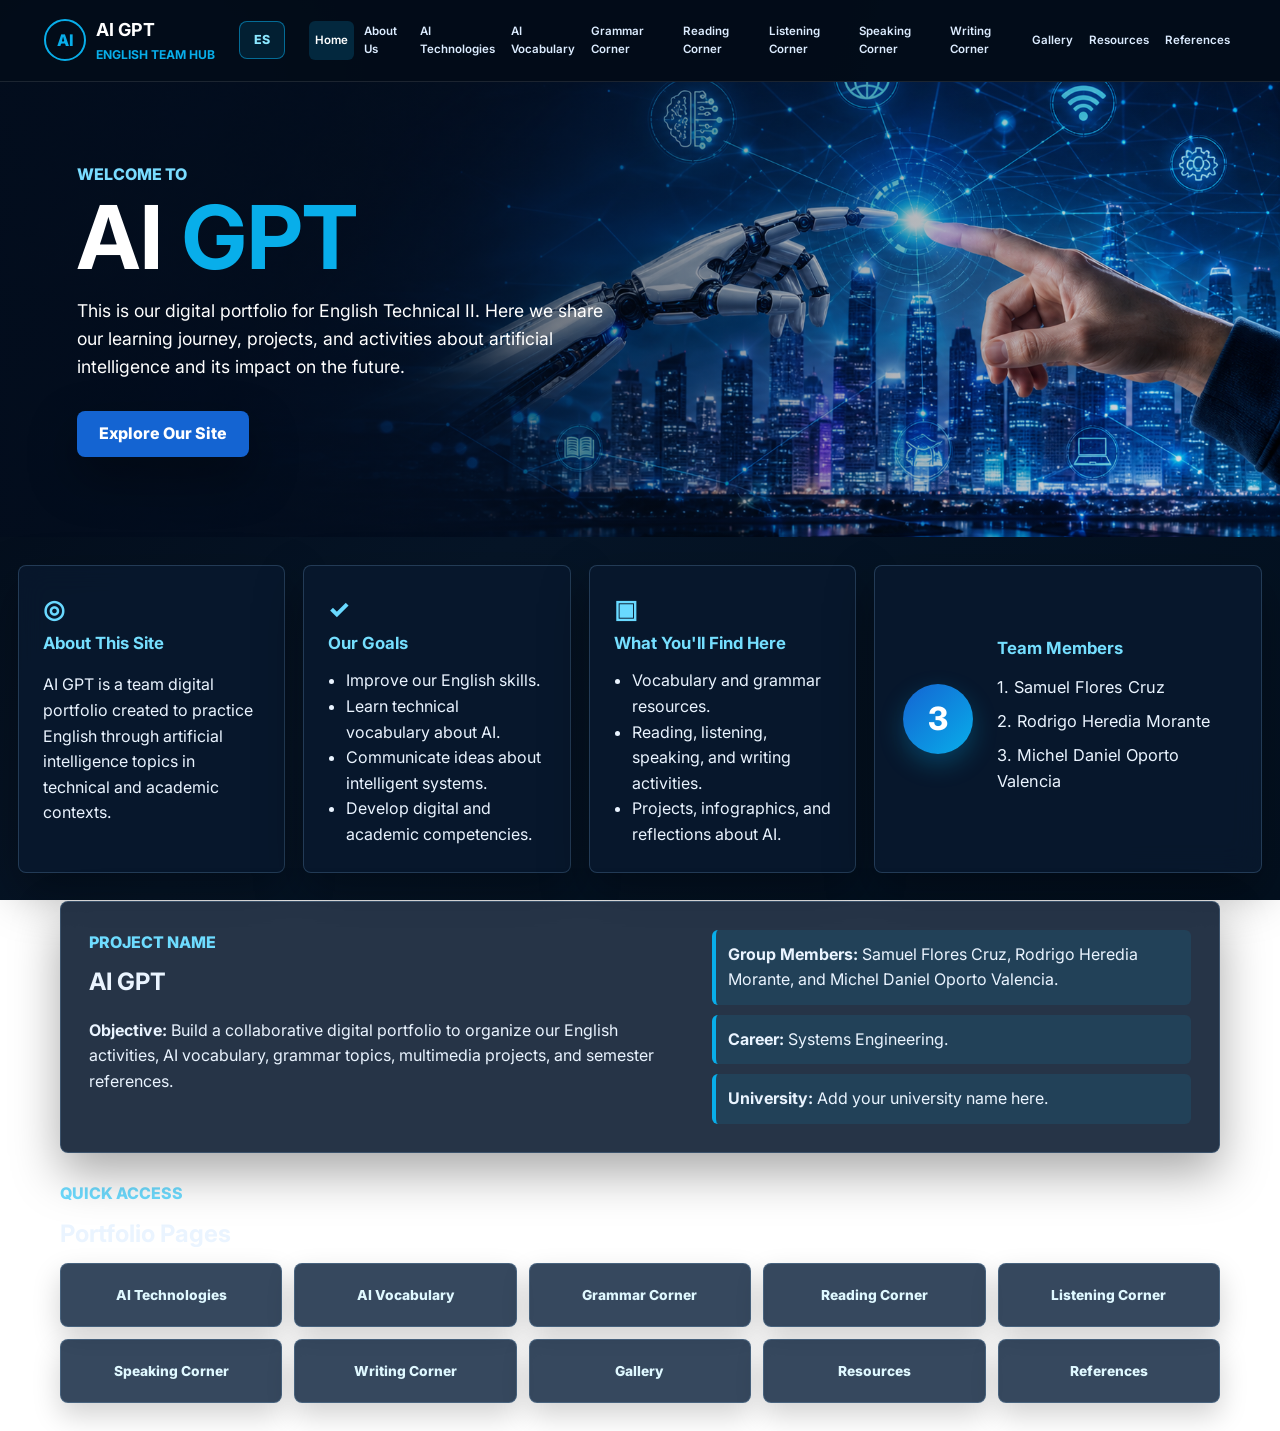
<file: index.html>
<!DOCTYPE html>
<html lang="en">
<head>
  <meta charset="UTF-8">
  <meta name="viewport" content="width=device-width, initial-scale=1.0">
  <title>ARTIFICIAL INTELLIGENCE | Home</title>
  <link rel="preconnect" href="https://fonts.googleapis.com">
  <link rel="preconnect" href="https://fonts.gstatic.com" crossorigin>
  <link href="https://fonts.googleapis.com/css2?family=Inter:wght@400;500;600;700;800&display=swap" rel="stylesheet">
  <link rel="stylesheet" href="styles.css">
  <script defer src="script.js"></script> 
</head>
<body>  
  <header class="site-header">
    <a class="brand" href="index.html" aria-label="FutureTech English Hub home">
      <span class="brand-mark">AI</span>
      <span><strong>AI GPT</strong><small>English Team Hub</small></span>
    </a>
    <button class="menu-toggle" type="button" aria-label="Open navigation" aria-expanded="false">☰</button>
    <nav class="site-nav" aria-label="Main navigation">
      <a href="index.html">Home</a>
      <a href="about.html">About Us</a>
      <a href="future-technologies.html">Future Technologies</a>
      <a href="tech-vocabulary.html">Tech Vocabulary</a>
      <a href="grammar-corner.html">Grammar Corner</a>
      <a href="reading-corner.html">Reading Corner</a>
      <a href="listening-corner.html">Listening Corner</a>
      <a href="speaking-corner.html">Speaking Corner</a>
      <a href="writing-corner.html">Writing Corner</a>
      <a href="gallery.html">Gallery</a>
      <a href="resources.html">Resources</a>
      <a href="references.html">References</a>
    </nav>
  </header>

  <main>
    <section class="hero">
      <img src="assets/images/hero-tech.png" alt="Futuristic technology scene with human and robotic hands" class="hero-bg">
      <div class="hero-content">
        <p class="eyebrow">Welcome to</p>
        <h1>AI <span>GPT</span></h1>
        <p class="hero-copy">This is our digital portfolio for English Technical II. Here we share our learning journey, projects, and activities about artificial intelligence and its impact on the future.</p>
        <a class="primary-action" href="future-technologies.html">Explore Our Site</a>
      </div>
    </section>

    <section class="section intro-grid" aria-label="Project introduction">
      <article class="info-card">
        <span class="card-icon">◎</span>
        <h2>About This Site</h2>
        <p>AI GPT is a team digital portfolio created to practice English through artificial intelligence topics in technical and academic contexts.</p>
      </article>
      <article class="info-card">
        <span class="card-icon">✓</span>
        <h2>Our Goals</h2>
        <ul class="clean-list">
          <li>Improve our English skills.</li>
          <li>Learn technical vocabulary about AI.</li>
          <li>Communicate ideas about intelligent systems.</li>
          <li>Develop digital and academic competencies.</li>
        </ul>
      </article>
      <article class="info-card">
        <span class="card-icon">▣</span>
        <h2>What You'll Find Here</h2>
        <ul class="clean-list">
          <li>Vocabulary and grammar resources.</li>
          <li>Reading, listening, speaking, and writing activities.</li>
          <li>Projects, infographics, and reflections about AI.</li>
        </ul>
      </article>
      <article class="profile-card">
        <span class="team-mark">3</span>
        <div>
          <h2>Team Members</h2>
          <p>1. Samuel Flores Cruz</p>
          <p>2. Rodrigo Heredia Morante</p>
          <p>3. Michel Daniel Oporto Valencia</p>
        </div>
      </article>
    </section>

    <section class="section project-panel">
      <div>
        <p class="eyebrow dark">Project Name</p>
        <h2>AI GPT</h2>
        <p><strong>Objective:</strong> Build a collaborative digital portfolio to organize our English activities, AI vocabulary, grammar topics, multimedia projects, and semester references.</p>
      </div>
      <div class="facts">
        <p><strong>Group Members:</strong> Samuel Flores Cruz, Rodrigo Heredia Morante, and Michel Daniel Oporto Valencia.</p>
          <p><strong>Career:</strong> Systems Engineering.</p>
        <p><strong>University:</strong> Add your university name here.</p>
      </div>
    </section>

    <section class="section">
      <div class="section-heading">
        <p class="eyebrow dark">Quick Access</p>
        <h2>Portfolio Pages</h2>
      </div>
      <div class="quick-grid">
        <a href="future-technologies.html">AI Technologies</a>
        <a href="tech-vocabulary.html">AI Vocabulary</a>
        <a href="grammar-corner.html">Grammar Corner</a>
        <a href="reading-corner.html">Reading Corner</a>
        <a href="listening-corner.html">Listening Corner</a>
        <a href="speaking-corner.html">Speaking Corner</a>
        <a href="writing-corner.html">Writing Corner</a>
        <a href="gallery.html">Gallery</a>
        <a href="resources.html">Resources</a>
        <a href="references.html">References</a>
      </div>
    </section>
  </main>

</body>
</html>
</file>
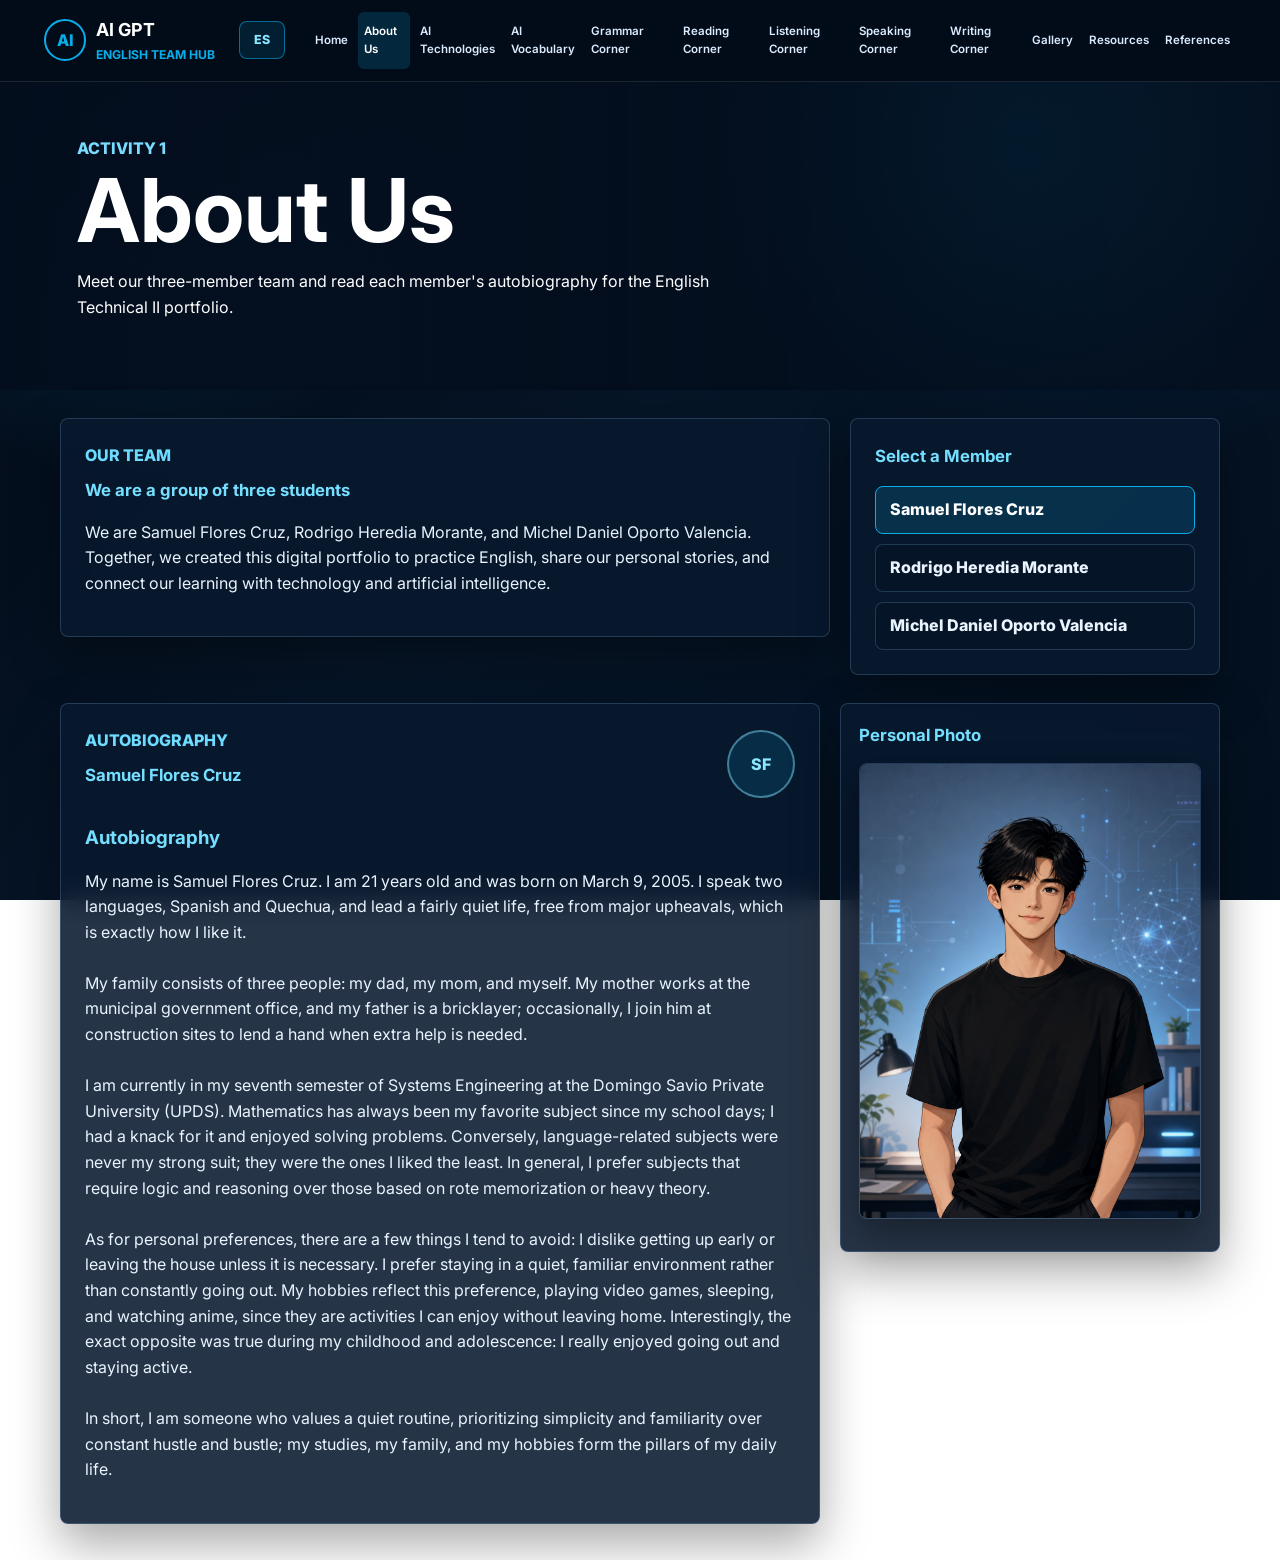
<file: about.html>
<!DOCTYPE html>
<html lang="en">
<head>
  <meta charset="UTF-8">
  <meta name="viewport" content="width=device-width, initial-scale=1.0">
  <title>AI GPT | About Us</title>
  <link rel="preconnect" href="https://fonts.googleapis.com">
  <link rel="preconnect" href="https://fonts.gstatic.com" crossorigin>
  <link href="https://fonts.googleapis.com/css2?family=Inter:wght@400;500;600;700;800&display=swap" rel="stylesheet">
  <link rel="stylesheet" href="styles.css">
  <script defer src="script.js"></script>
</head>
<body>
  <header class="site-header"></header>
  <main class="page-main">
    <section class="page-hero compact">
      <div>
        <p class="eyebrow">Activity 1</p>
        <h1>About Us</h1>
        <p>Meet our three-member team and read each member's autobiography for the English Technical II portfolio.</p>
      </div>
    </section>
    <section class="section group-intro">
      <article class="content-block">
        <p class="eyebrow dark">Our Team</p>
        <h2>We are a group of three students</h2>
        <p>We are Samuel Flores Cruz, Rodrigo Heredia Morante, and Michel Daniel Oporto Valencia. Together, we created this digital portfolio to practice English, share our personal stories, and connect our learning with technology and artificial intelligence.</p>
      </article>
      <aside class="content-block member-selector" aria-label="Select a member">
        <h2>Select a Member</h2>
        <div class="person-buttons">
          <button class="person-button active" type="button" data-person="samuel">Samuel Flores Cruz</button>
          <button class="person-button" type="button" data-person="rodrigo">Rodrigo Heredia Morante</button>
          <button class="person-button" type="button" data-person="michel">Michel Daniel Oporto Valencia</button>
        </div>
      </aside>
    </section>
    <section class="section about-layout">
      <article class="content-block person-profile">
        <div class="person-profile-header">
          <div>
            <p class="eyebrow dark">Autobiography</p>
            <h2 id="personName">Samuel Flores Cruz</h2>
          </div>
          <span class="person-initials" id="personInitials">SF</span>
        </div>
        <h3 id="personBioTitle">Autobiography</h3>
        <p id="personBioOne">My name is Samuel Flores Cruz. I am 21 years old and was born on March 9, 2005. I speak two languages, Spanish and Quechua, and lead a fairly quiet life, free from major upheavals, which is exactly how I like it.

My family consists of three people: my dad, my mom, and myself. My mother works at the municipal government office, and my father is a bricklayer; occasionally, I join him at construction sites to lend a hand when extra help is needed.

I am currently in my seventh semester of Systems Engineering at the Domingo Savio Private University (UPDS). Mathematics has always been my favorite subject since my school days; I had a knack for it and enjoyed solving problems. Conversely, language-related subjects were never my strong suit; they were the ones I liked the least. In general, I prefer subjects that require logic and reasoning over those based on rote memorization or heavy theory.

As for personal preferences, there are a few things I tend to avoid: I dislike getting up early or leaving the house unless it is necessary. I prefer staying in a quiet, familiar environment rather than constantly going out. My hobbies reflect this preference, playing video games, sleeping, and watching anime, since they are activities I can enjoy without leaving home. Interestingly, the exact opposite was true during my childhood and adolescence: I really enjoyed going out and staying active.

In short, I am someone who values a quiet routine, prioritizing simplicity and familiarity over constant hustle and bustle; my studies, my family, and my hobbies form the pillars of my daily life.</p>
      </article>
      <aside class="photo-panel" aria-label="Personal photo">
        <h2>Personal Photo</h2>
        <img class="personal-photo" id="personPhoto" src="assets/images/samuel-avatar.png" alt="Animated portrait of Samuel">
      </aside>
    </section>
  </main>
</body>
</html>
</file>
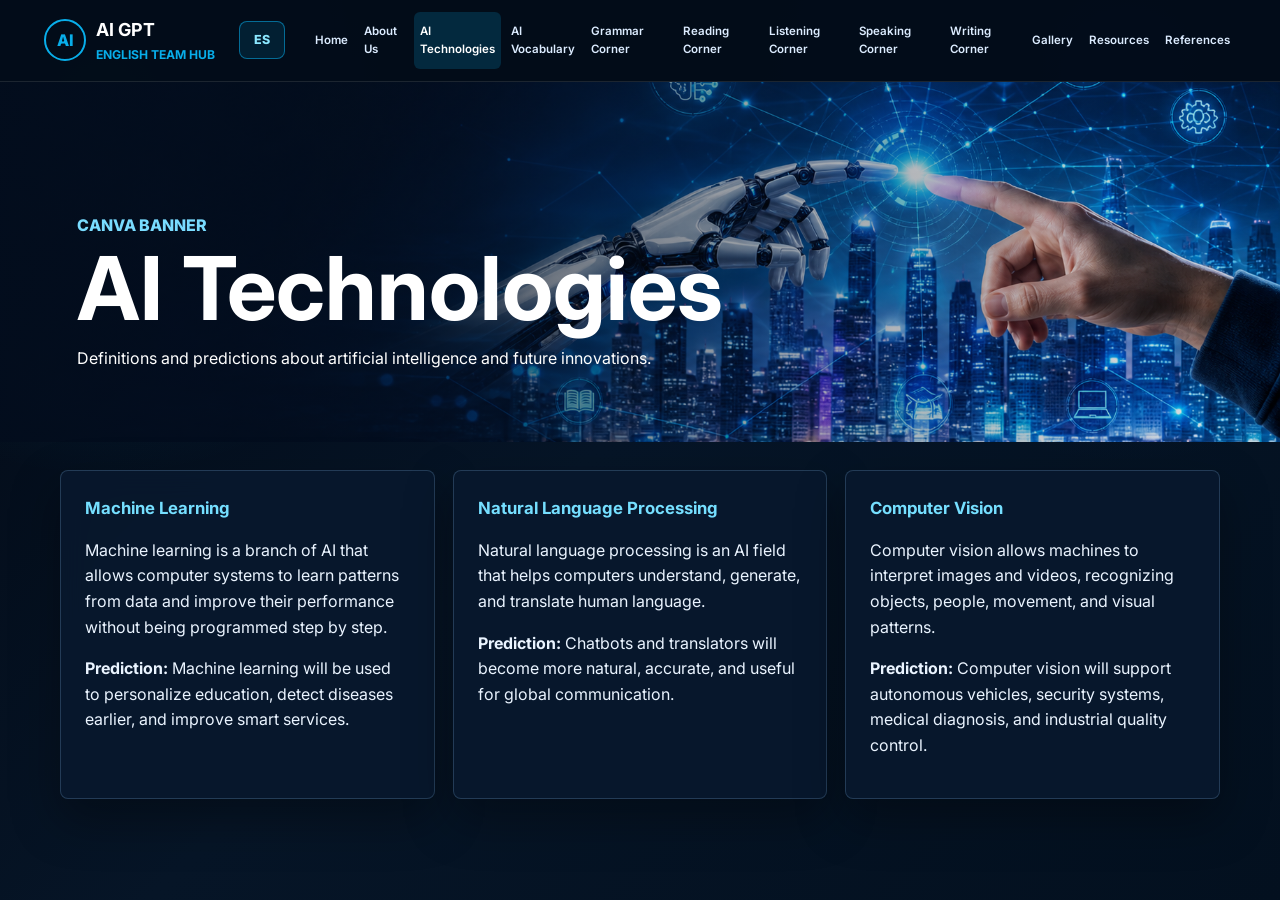
<file: future-technologies.html>
<!DOCTYPE html>
<html lang="en">
<head>
  <meta charset="UTF-8">
  <meta name="viewport" content="width=device-width, initial-scale=1.0">
  <title>AI GPT | AI Technologies</title>
  <link rel="preconnect" href="https://fonts.googleapis.com">
  <link rel="preconnect" href="https://fonts.gstatic.com" crossorigin>
  <link href="https://fonts.googleapis.com/css2?family=Inter:wght@400;500;600;700;800&display=swap" rel="stylesheet">
  <link rel="stylesheet" href="styles.css">
  <script defer src="script.js"></script>
</head>
<body>
  <header class="site-header"></header>
  <main class="page-main">
    <section class="page-hero image-hero">
      <img src="assets/images/hero-tech.png" alt="Futuristic technology banner">
      <div>
        <p class="eyebrow">Canva Banner</p>
        <h1>AI Technologies</h1>
        <p>Definitions and predictions about artificial intelligence and future innovations.</p>
      </div>
    </section>
    <section class="section card-grid three">
      <article class="info-card">
        <h2>Machine Learning</h2>
        <p>Machine learning is a branch of AI that allows computer systems to learn patterns from data and improve their performance without being programmed step by step.</p>
        <p><strong>Prediction:</strong> Machine learning will be used to personalize education, detect diseases earlier, and improve smart services.</p>
      </article>
      <article class="info-card">
        <h2>Natural Language Processing</h2>
        <p>Natural language processing is an AI field that helps computers understand, generate, and translate human language.</p>
        <p><strong>Prediction:</strong> Chatbots and translators will become more natural, accurate, and useful for global communication.</p>
      </article>
      <article class="info-card">
        <h2>Computer Vision</h2>
        <p>Computer vision allows machines to interpret images and videos, recognizing objects, people, movement, and visual patterns.</p>
        <p><strong>Prediction:</strong> Computer vision will support autonomous vehicles, security systems, medical diagnosis, and industrial quality control.</p>
      </article>
    </section>
  </main>
</body>
</html>
</file>
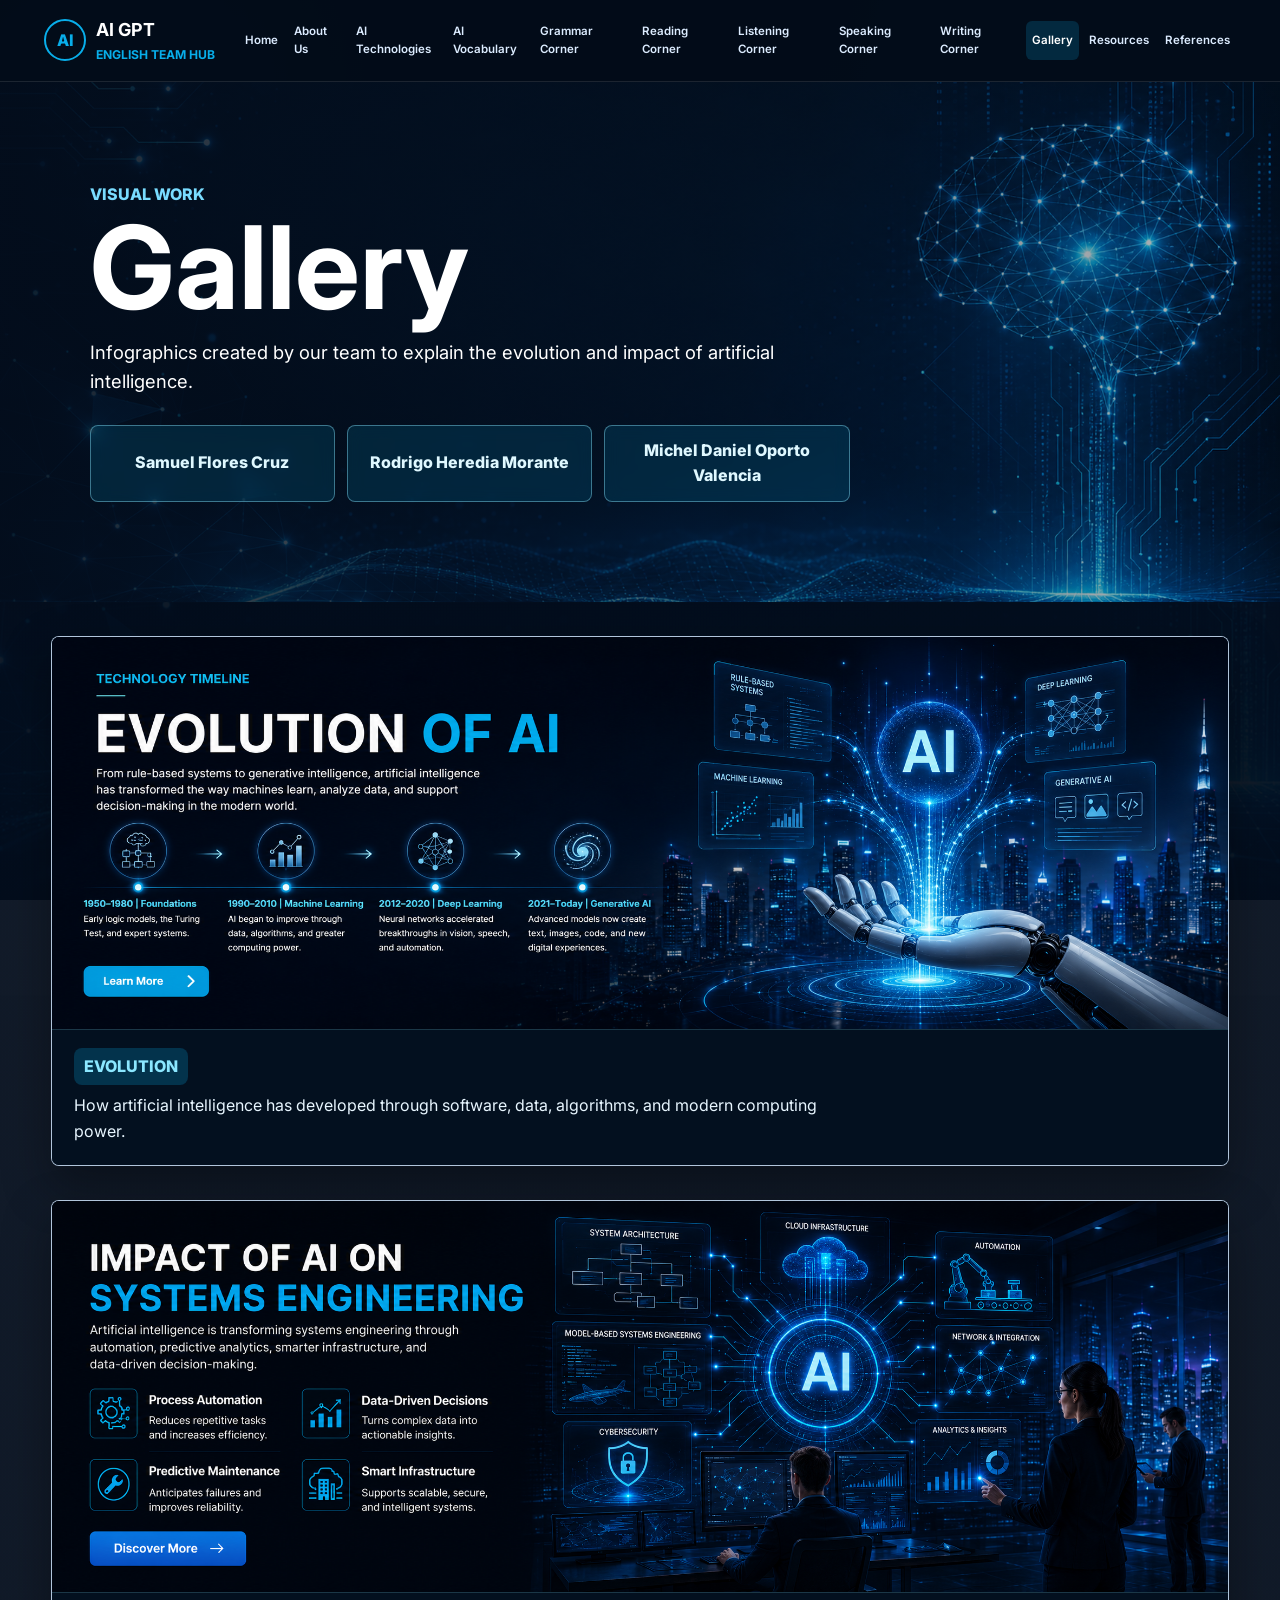
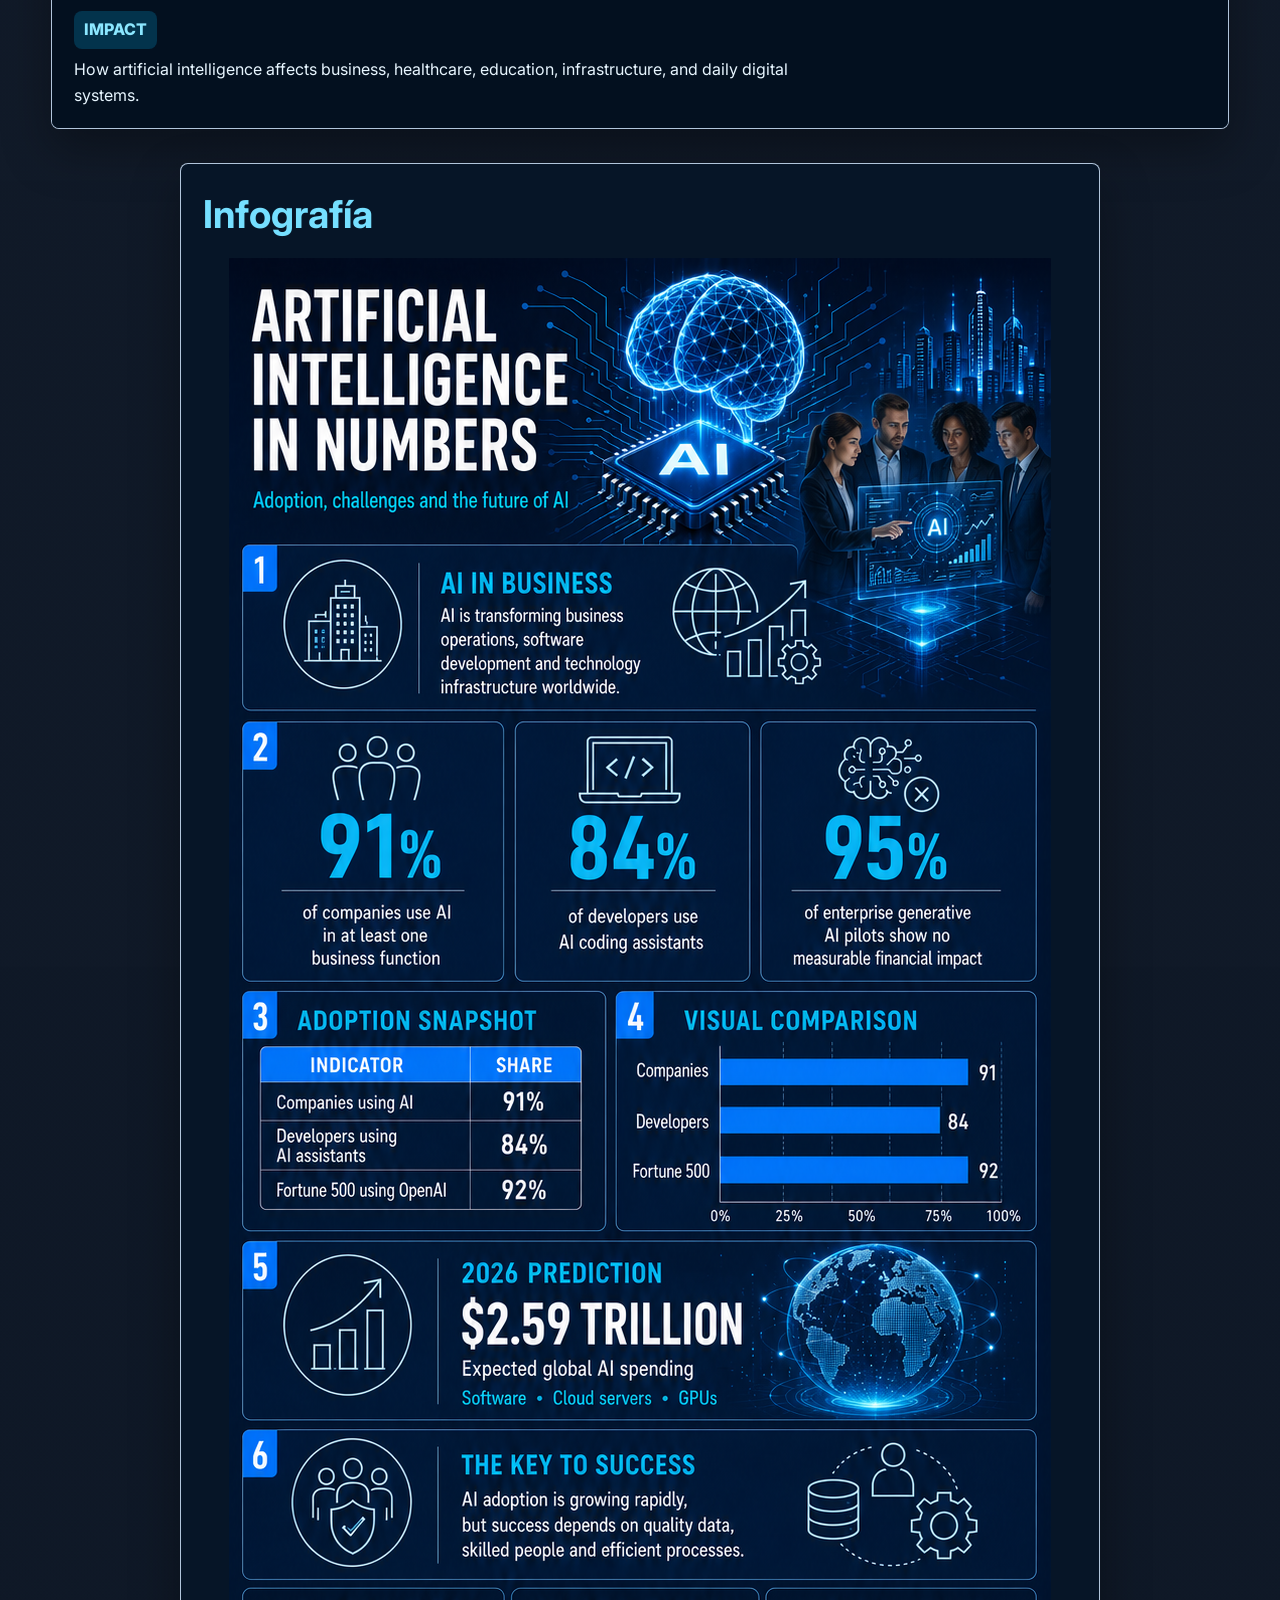
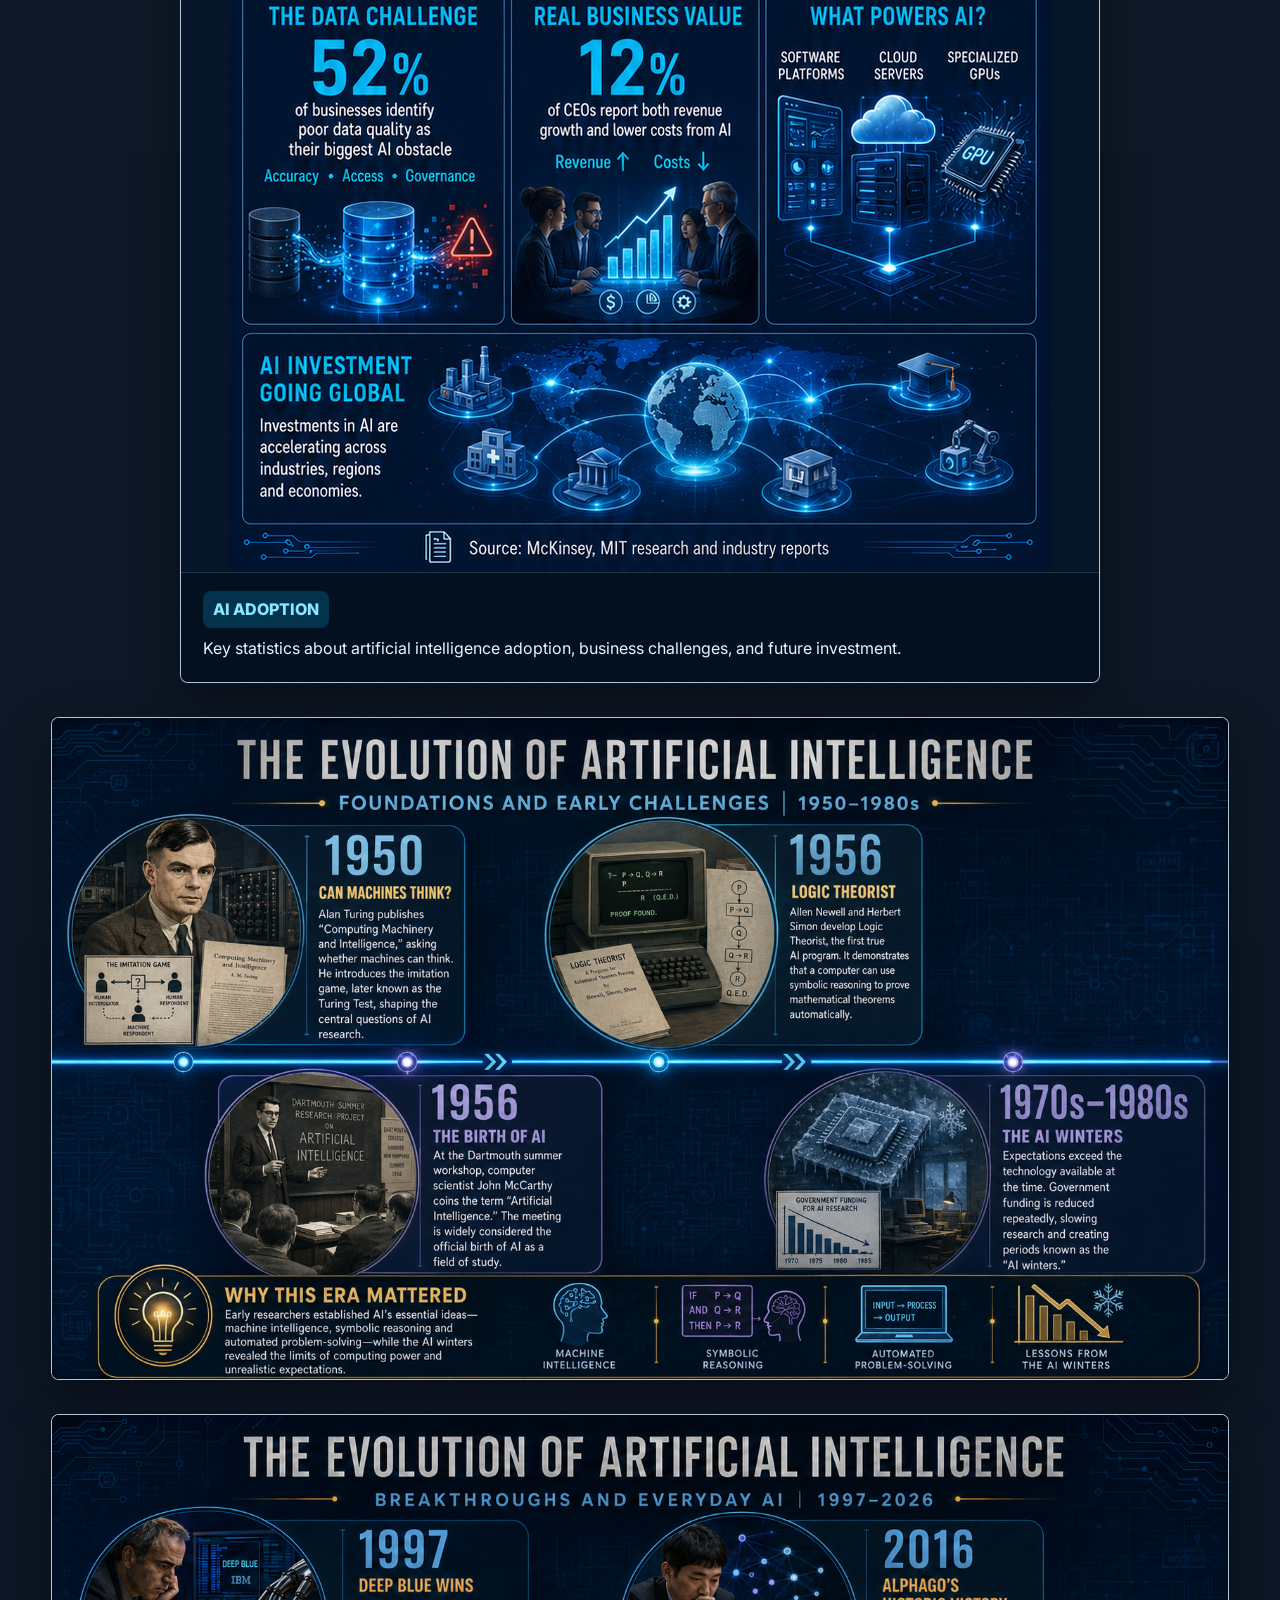
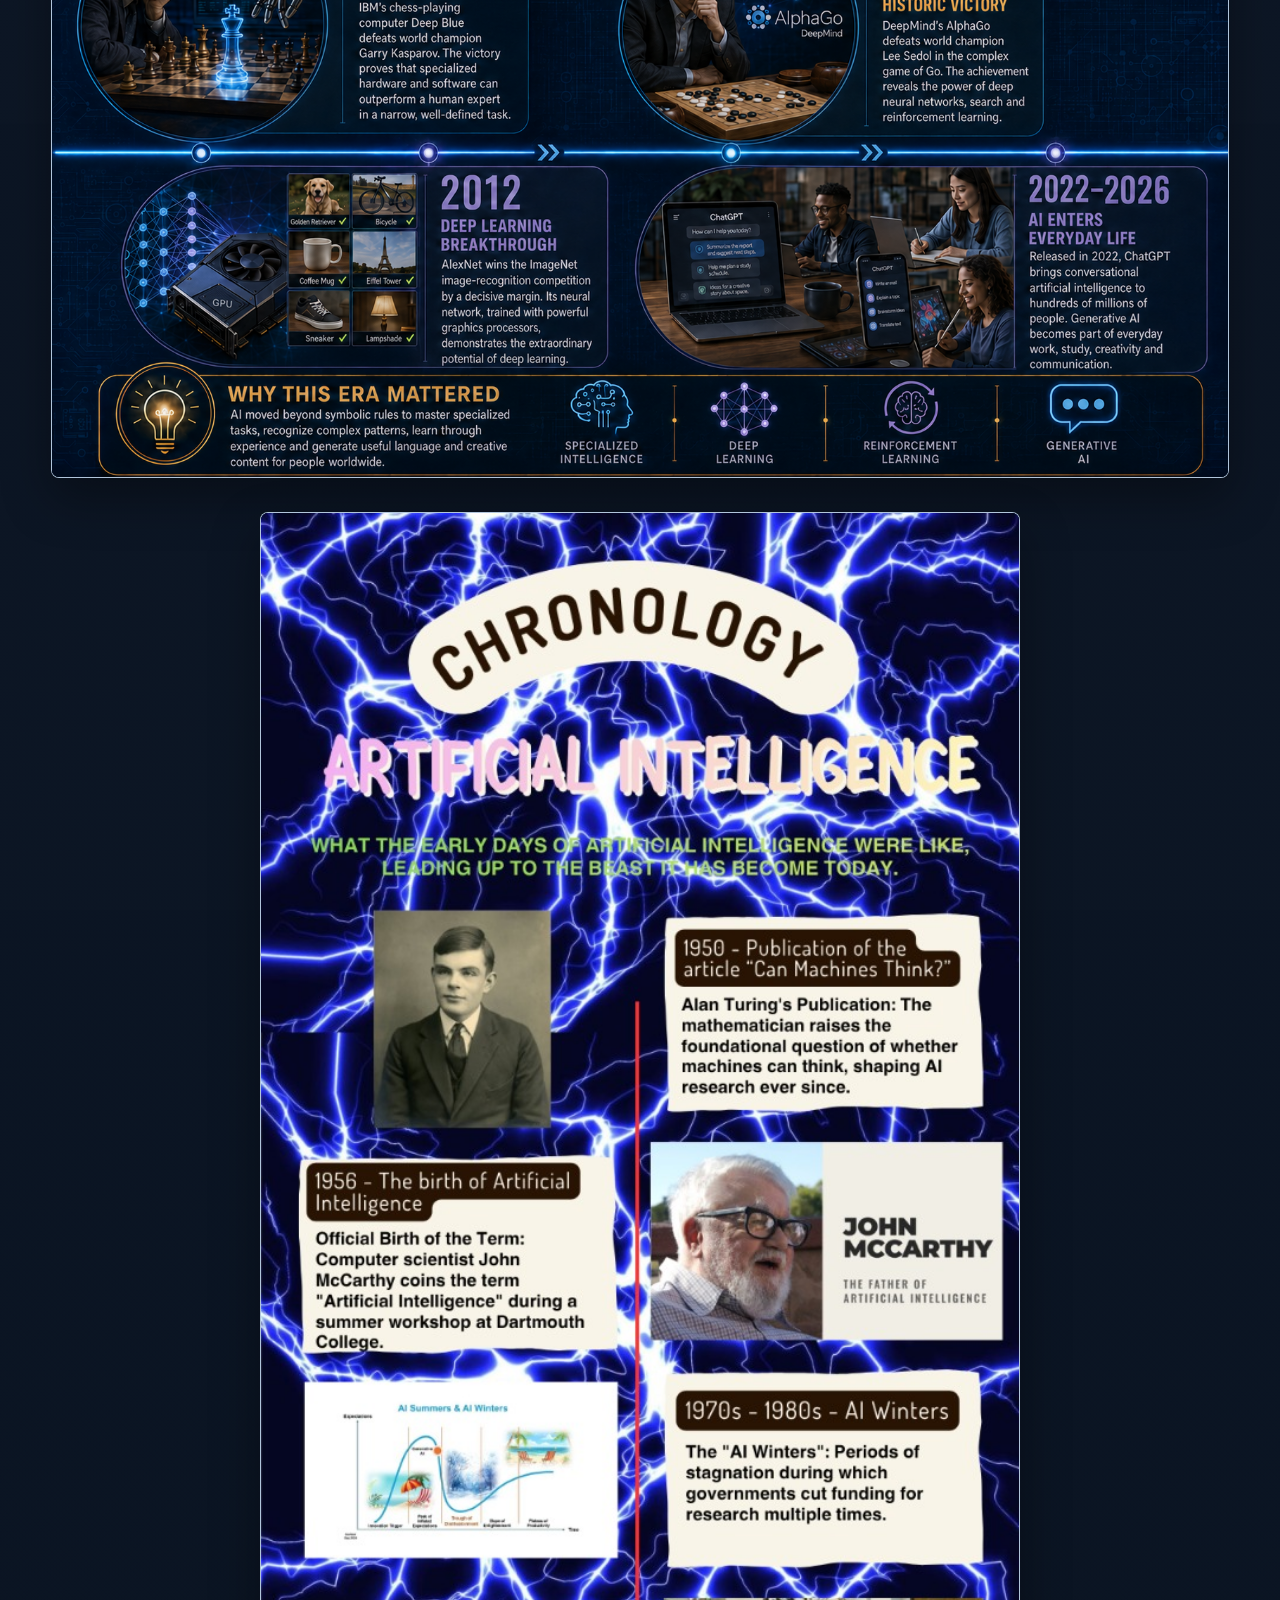
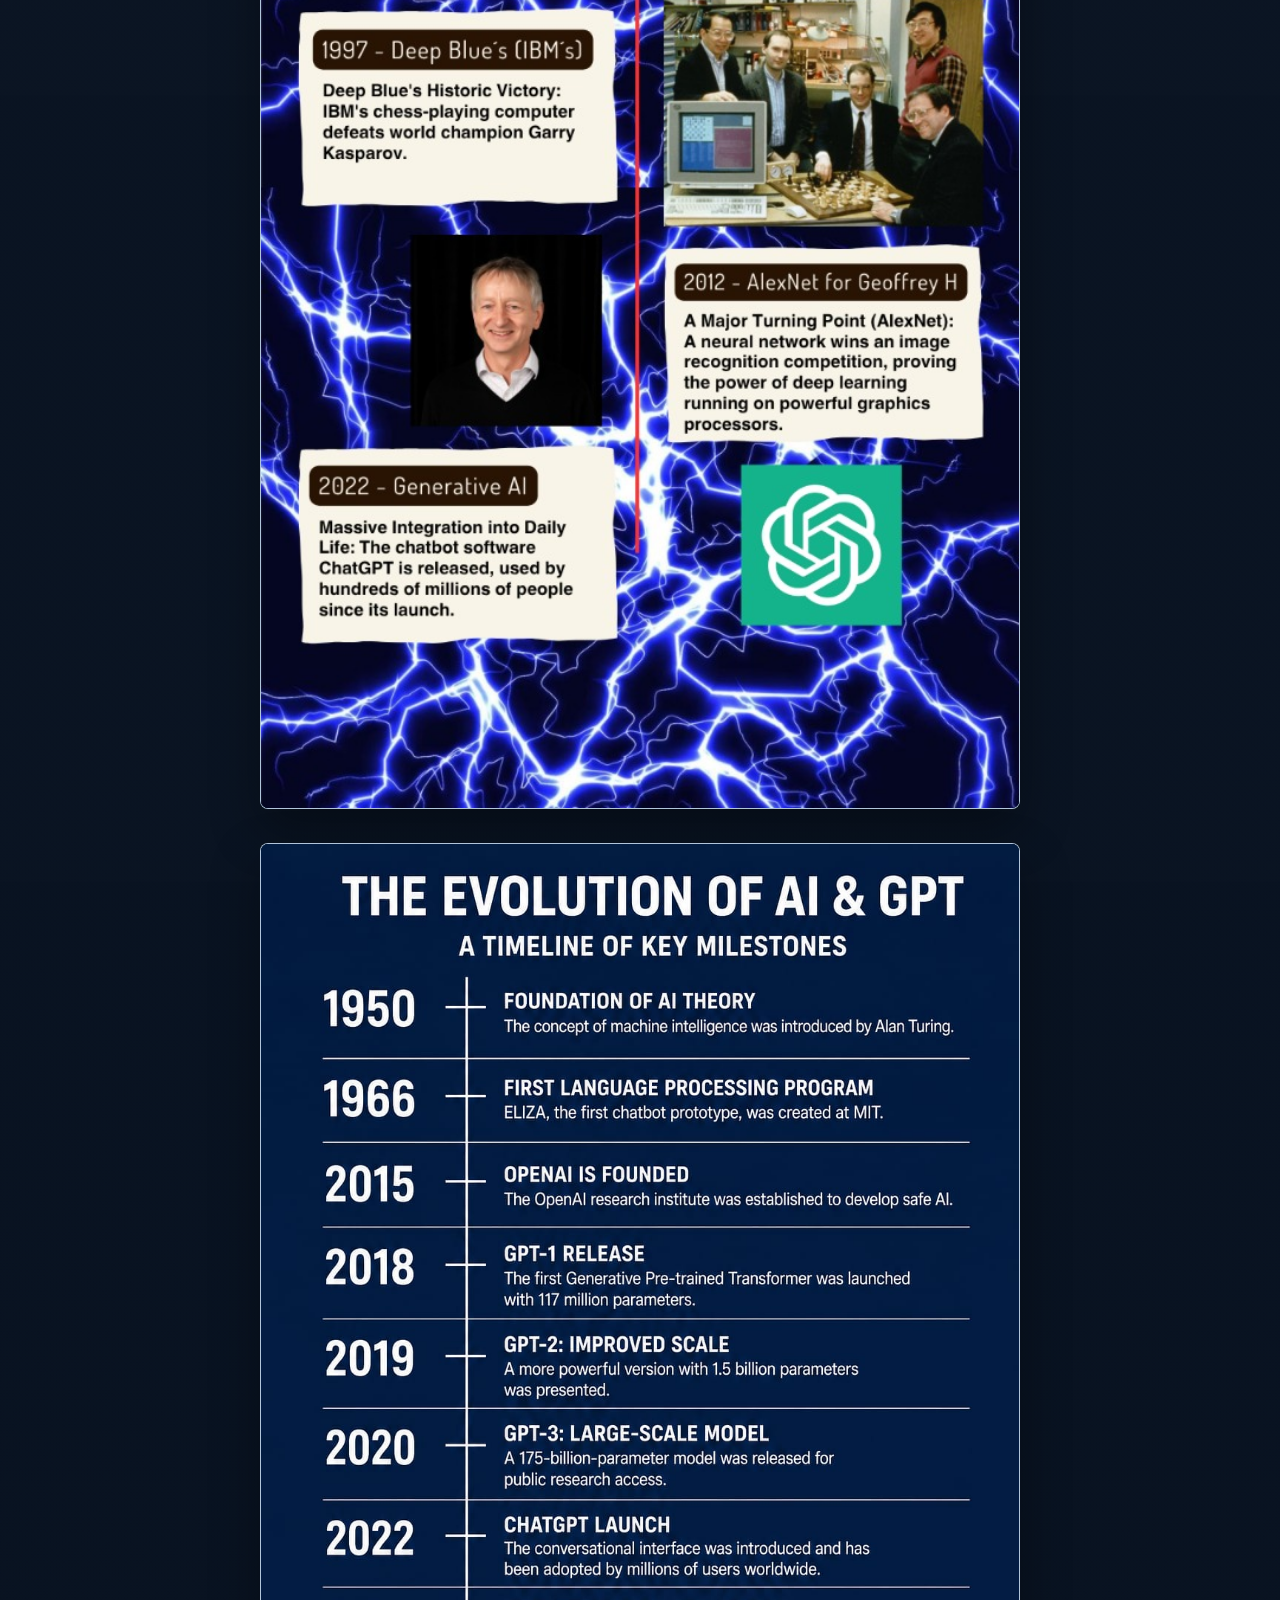
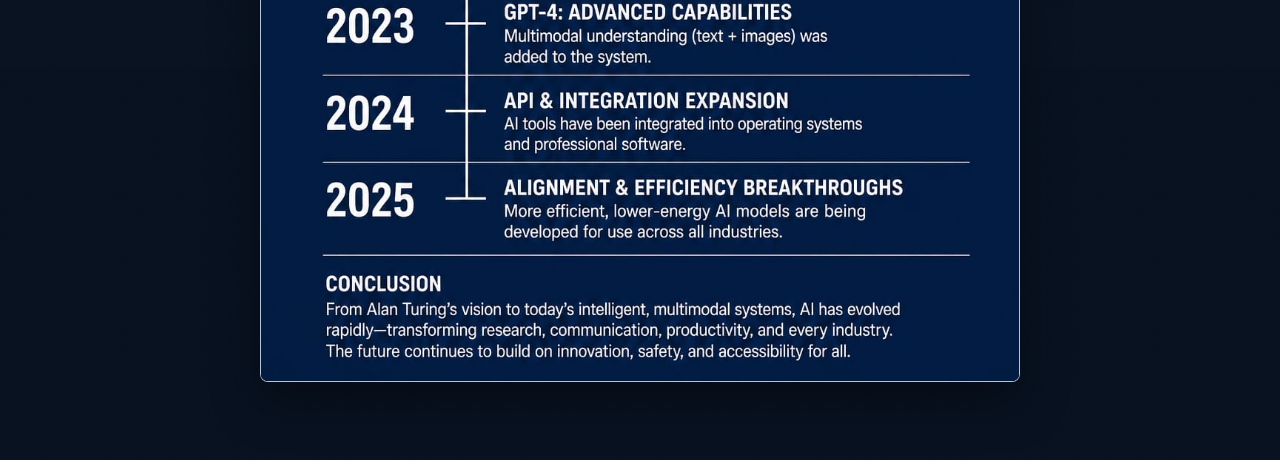
<file: gallery.html>
<!DOCTYPE html>
<html lang="en">
<head>
  <meta charset="UTF-8">
  <meta name="viewport" content="width=device-width, initial-scale=1.0">
  <title>AI GPT | Gallery</title>
  <link rel="preconnect" href="https://fonts.googleapis.com">
  <link rel="preconnect" href="https://fonts.gstatic.com" crossorigin>
  <link href="https://fonts.googleapis.com/css2?family=Inter:wght@400;500;600;700;800&display=swap" rel="stylesheet">
  <link rel="stylesheet" href="styles.css?v=20260720-gallery-linea2-linea3">
  <script defer src="script.js"></script>
</head>
<body>
  <header class="site-header"></header>
  <main class="page-main">
    <section class="gallery-hero">
      <div>
        <p class="eyebrow">Visual Work</p>
        <h1>Gallery</h1>
        <p>Infographics created by our team to explain the evolution and impact of artificial intelligence.</p>
        <div class="gallery-name-list" aria-label="Team members">
          <span>Samuel Flores Cruz</span>
          <span>Rodrigo Heredia Morante</span>
          <span>Michel Daniel Oporto Valencia</span>
        </div>
      </div>
    </section>

    <section class="gallery-presentation">
      <figure class="gallery-feature">
        <img src="assets/images/evolucion.png" alt="Artificial intelligence evolution infographic">
        <figcaption>
          <span>Evolution</span>
          <p>How artificial intelligence has developed through software, data, algorithms, and modern computing power.</p>
        </figcaption>
      </figure>
      <figure class="gallery-feature">
        <img src="assets/images/impacto.png" alt="Artificial intelligence impact infographic">
        <figcaption>
          <span>Impact</span>
          <p>How artificial intelligence affects business, healthcare, education, infrastructure, and daily digital systems.</p>
        </figcaption>
      </figure>
      <figure class="gallery-feature gallery-feature-portrait">
        <h2 class="gallery-feature-title">Infografía</h2>
        <img src="assets/images/infografia.png" alt="Artificial intelligence adoption statistics infographic">
        <figcaption>
          <span>AI Adoption</span>
          <p>Key statistics about artificial intelligence adoption, business challenges, and future investment.</p>
        </figcaption>
      </figure>
      <figure class="gallery-feature gallery-feature-wide">
        <img src="assets/gallery/linea1-1.png" alt="Horizontal artificial intelligence infographic, part 1">
      </figure>
      <figure class="gallery-feature gallery-feature-wide">
        <img src="assets/gallery/linea1-2.png" alt="Horizontal artificial intelligence infographic, part 2">
      </figure>
      <figure class="gallery-feature gallery-feature-tall">
        <img src="assets/gallery/linea2.jpeg" alt="Artificial intelligence infographic, part 3">
      </figure>
      <figure class="gallery-feature gallery-feature-tall">
        <img src="assets/gallery/linea3.jpeg" alt="Artificial intelligence infographic, part 4">
      </figure>
    </section>
  </main>
</body>
</html>
</file>
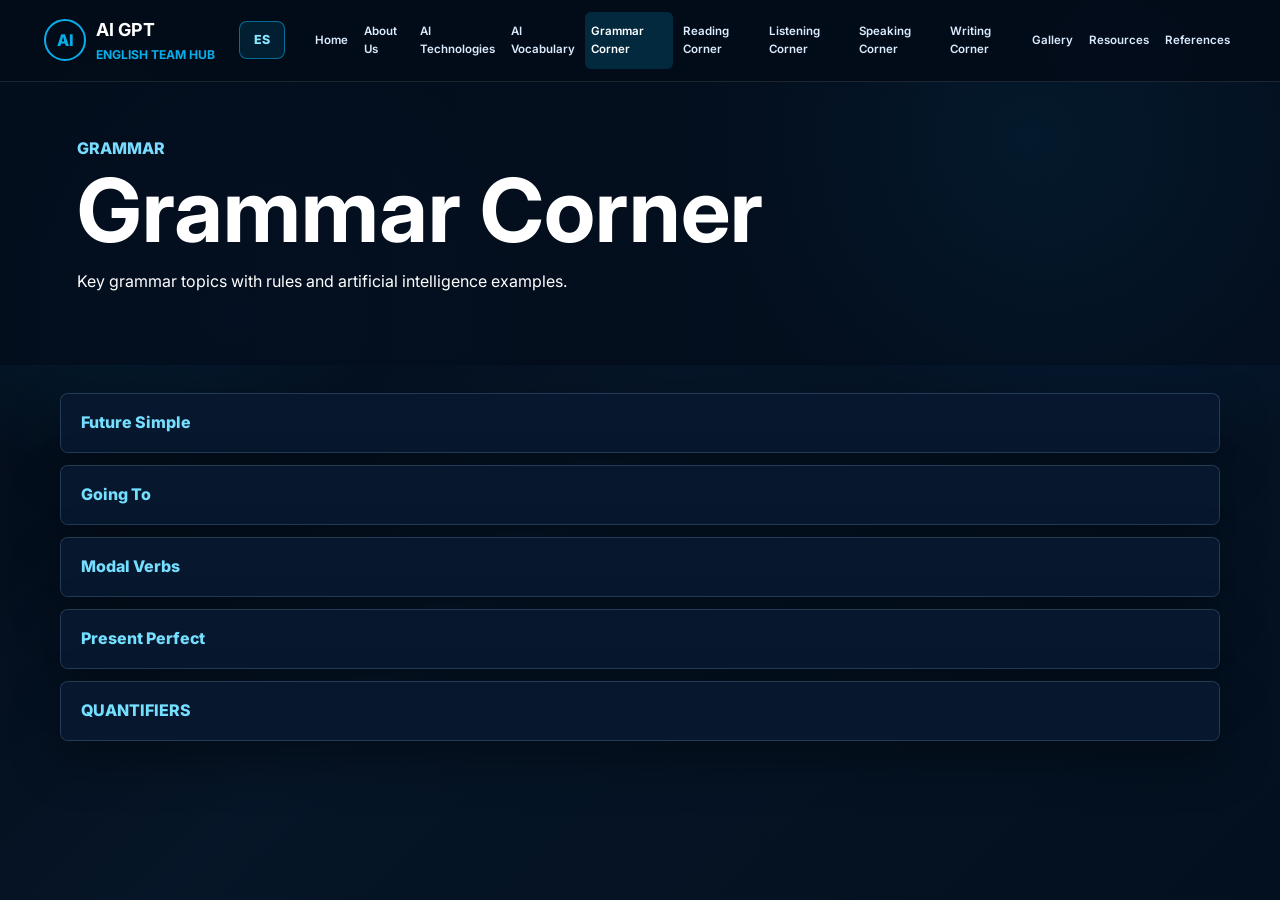
<file: grammar-corner.html>
<!DOCTYPE html>
<html lang="en">
<head>
  <meta charset="UTF-8">
  <meta name="viewport" content="width=device-width, initial-scale=1.0">
  <title>AI GPT | Grammar Corner</title>
  <link rel="preconnect" href="https://fonts.googleapis.com">
  <link rel="preconnect" href="https://fonts.gstatic.com" crossorigin>
  <link href="https://fonts.googleapis.com/css2?family=Inter:wght@400;500;600;700;800&display=swap" rel="stylesheet">
  <link rel="stylesheet" href="styles.css?v=20260717-quantifiers">
  <script defer src="script.js?v=20260717-quantifiers"></script>
</head>
<body>
  <header class="site-header"></header>
  <main class="page-main">
    <section class="page-hero compact">
      <div>
        <p class="eyebrow">Grammar</p>
        <h1>Grammar Corner</h1>
        <p>Key grammar topics with rules and artificial intelligence examples.</p>
      </div>
    </section>
    <section class="section accordion-list">
      <article class="accordion-item">
        <button type="button">Future Simple</button>
        <div>
          <p><strong>Structure:</strong> will + base verb.</p>
          <p><strong>Examples:</strong></p>
          <ol class="example-list">
            <li><span class="example-en">Artificial intelligence will become a normal part of manufacturing, banking, retail, and transportation.</span><span class="example-es">La inteligencia artificial se convertira en una parte normal de la manufactura, la banca, el comercio minorista y el transporte.</span></li>
            <li><span class="example-en">Companies will install AI systems for supply chains, customer service, and healthcare diagnostics.</span><span class="example-es">Las empresas instalaran sistemas de IA para cadenas de suministro, atencion al cliente y diagnosticos de salud.</span></li>
            <li><span class="example-en">The software segment will hold almost 45% of the AI market by 2026.</span><span class="example-es">El segmento de software tendra casi el 45% del mercado de IA para 2026.</span></li>
            <li><span class="example-en">New processors will become faster and more efficient in the next few years.</span><span class="example-es">Los nuevos procesadores seran mas rapidos y eficientes en los proximos años.</span></li>
            <li><span class="example-en">Systems engineers will close old manual processes and design digital infrastructure with AI tools.</span><span class="example-es">Los ingenieros de sistemas cerraran procesos manuales antiguos y disenaran infraestructura digital con herramientas de IA.</span></li>
          </ol>
        </div>
      </article>
      <article class="accordion-item">
        <button type="button">Going To</button>
        <div>
          <p><strong>Structure:</strong> am/is/are going to + verb.</p>
          <p><strong>Examples:</strong></p>
          <ol class="example-list">
            <li><span class="example-en">The global AI market is going to grow from about $539 billion in 2026 to more than $3 trillion by 2033.</span><span class="example-es">El mercado global de IA va a crecer de aproximadamente 539 mil millones de dolares en 2026 a mas de 3 billones de dolares para 2033.</span></li>
            <li><span class="example-en">Data center power consumption is going to nearly double by 2030.</span><span class="example-es">El consumo de energia de los centros de datos casi se va a duplicar para 2030.</span></li>
            <li><span class="example-en">Hardware companies are going to install more efficient GPUs and TPUs.</span><span class="example-es">Las empresas de hardware van a instalar GPUs y TPUs mas eficientes.</span></li>
            <li><span class="example-en">Cloud providers are going to close inefficient data processes and improve chip design.</span><span class="example-es">Los proveedores de nube van a cerrar procesos de datos ineficientes y mejorar el diseno de chips.</span></li>
            <li><span class="example-en">AI is going to change how engineers create, install, and maintain digital systems.</span><span class="example-es">La IA va a cambiar la forma en que los ingenieros crean, instalan y mantienen sistemas digitales.</span></li>
          </ol>
        </div>
      </article>
      <article class="accordion-item">
        <button type="button">Modal Verbs</button>
        <div>
          <p><strong>Use:</strong> can, should, must, may.</p>
          <p><strong>Examples:</strong></p>
          <ol class="example-list">
            <li><span class="example-en">AI can recognize images and make decisions using algorithms and machine learning.</span><span class="example-es">La IA puede reconocer imagenes y tomar decisiones usando algoritmos y aprendizaje automatico.</span></li>
            <li><span class="example-en">Companies should install AI responsibly in customer service and healthcare diagnostics.</span><span class="example-es">Las empresas deberian instalar IA responsablemente en atencion al cliente y diagnosticos de salud.</span></li>
            <li><span class="example-en">Data centers must close unnecessary tasks to reduce electricity consumption.</span><span class="example-es">Los centros de datos deben cerrar tareas innecesarias para reducir el consumo de electricidad.</span></li>
            <li><span class="example-en">New processors may help AI systems become faster and more efficient.</span><span class="example-es">Los nuevos procesadores pueden ayudar a que los sistemas de IA sean mas rapidos y eficientes.</span></li>
            <li><span class="example-en">Systems engineers should install updates and understand both software and hardware requirements for AI.</span><span class="example-es">Los ingenieros de sistemas deberian instalar actualizaciones y comprender los requisitos de software y hardware para la IA.</span></li>
          </ol>
        </div>
      </article>
      <article class="accordion-item">
        <button type="button">Present Perfect</button>
        <div>
          <p><strong>Structure:</strong> have/has + past participle.</p>
          <p><strong>Examples:</strong></p>
          <ol class="example-list">
            <li><span class="example-en">Artificial intelligence has changed how companies analyze information.</span><span class="example-es">La inteligencia artificial ha cambiado la forma en que las empresas analizan informacion.</span></li>
            <li><span class="example-en">Machine learning has helped software copy some aspects of human thinking.</span><span class="example-es">El aprendizaje automatico ha ayudado al software a copiar algunos aspectos del pensamiento humano.</span></li>
            <li><span class="example-en">The demand for GPUs and TPUs has increased because AI needs powerful hardware.</span><span class="example-es">La demanda de GPUs y TPUs ha aumentado porque la IA necesita hardware potente.</span></li>
            <li><span class="example-en">Cloud providers have installed new data centers to support AI services.</span><span class="example-es">Los proveedores de nube han instalado nuevos centros de datos para apoyar servicios de IA.</span></li>
            <li><span class="example-en">Some companies have closed old systems because AI has become an important business tool.</span><span class="example-es">Algunas empresas han cerrado sistemas antiguos porque la IA se ha convertido en una herramienta empresarial importante.</span></li>
          </ol>
        </div>
      </article>
      <article class="accordion-item">
        <button type="button">QUANTIFIERS</button>
        <div>
          <p><strong>Use:</strong> all, most, some, more than, less than.</p>
          <p><strong>Examples:</strong></p>
          <ol class="example-list">
            <li><span class="example-en">All Artificial Intelligence servers are located in underground data centers.</span><span class="example-es">Todos los servidores de inteligencia artificial están ubicados en centros de datos subterráneos.</span></li>
            <li><span class="example-en">Most of information generated by Artificial Intelligence is invented and makes no sense.</span><span class="example-es">La mayor parte de la información generada por la inteligencia artificial es inventada y no tiene sentido.</span></li>
            <li><span class="example-en">Some of people do not use Artificial Intelligence as a tool.</span><span class="example-es">Algunas personas no utilizan la inteligencia artificial como una herramienta.</span></li>
            <li><span class="example-en">More than 70% of people use Artificial Intelligence primarily to create images in the Studio Ghibli style.</span><span class="example-es">Más del 70% de las personas utiliza la inteligencia artificial principalmente para crear imágenes al estilo Studio Ghibli.</span></li>
            <li><span class="example-en">Less than 20% of words are banned in Artificial Intelligence because they are dangerous.</span><span class="example-es">Menos del 20% de las palabras están prohibidas en la inteligencia artificial porque son peligrosas.</span></li>
          </ol>
        </div>
      </article>
    </section>
  </main>
</body>
</html>
</file>
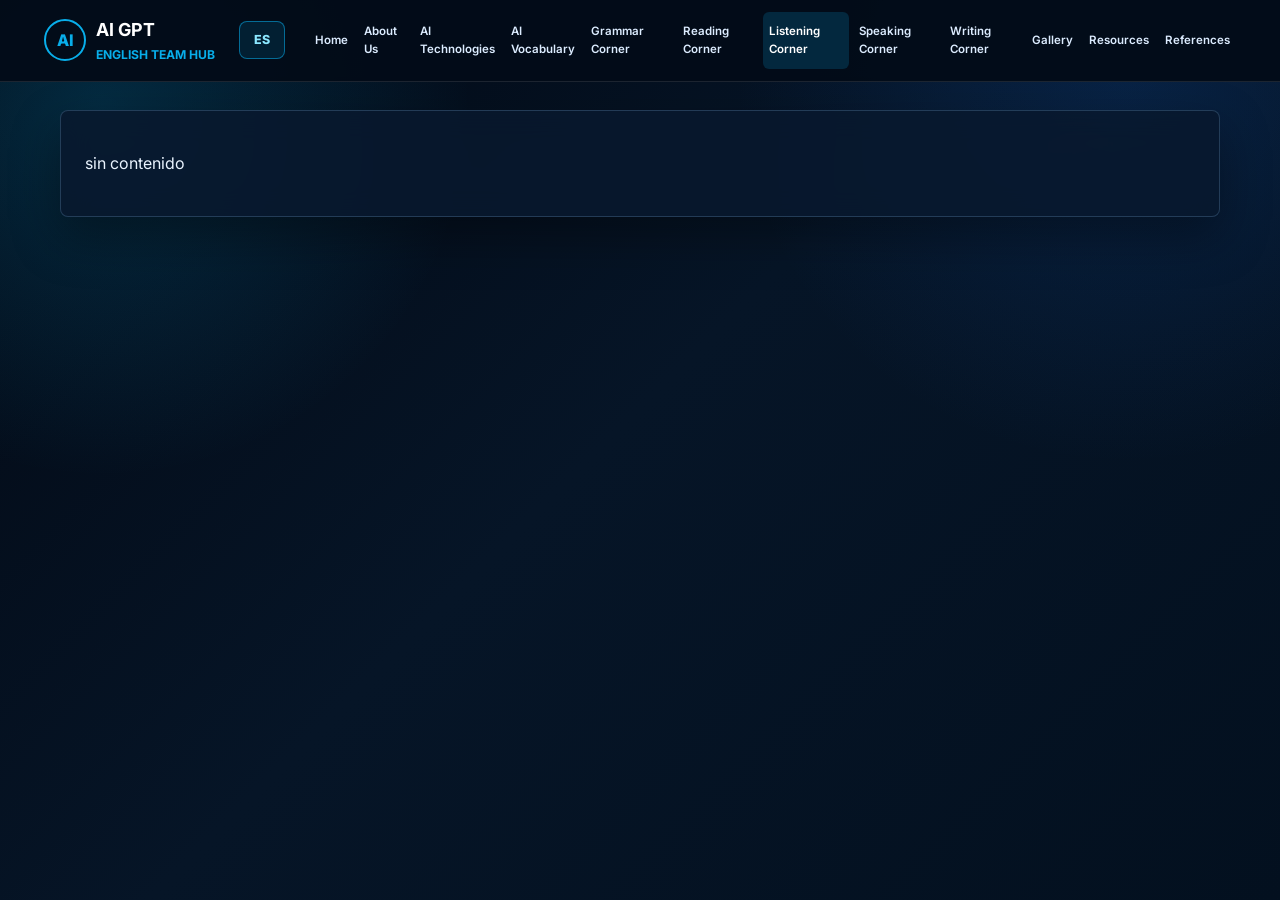
<file: listening-corner.html>
<!DOCTYPE html>
<html lang="en">
<head>
  <meta charset="UTF-8">
  <meta name="viewport" content="width=device-width, initial-scale=1.0">
  <title>AI GPT | Listening Corner</title>
  <link rel="preconnect" href="https://fonts.googleapis.com">
  <link rel="preconnect" href="https://fonts.gstatic.com" crossorigin>
  <link href="https://fonts.googleapis.com/css2?family=Inter:wght@400;500;600;700;800&display=swap" rel="stylesheet">
  <link rel="stylesheet" href="styles.css">
  <script defer src="script.js"></script>
</head>
<body>
  <header class="site-header"></header>
  <main class="page-main">
    <section class="section content-block">
      <p>sin contenido</p>
    </section>
  </main>
</body>
</html>
</file>
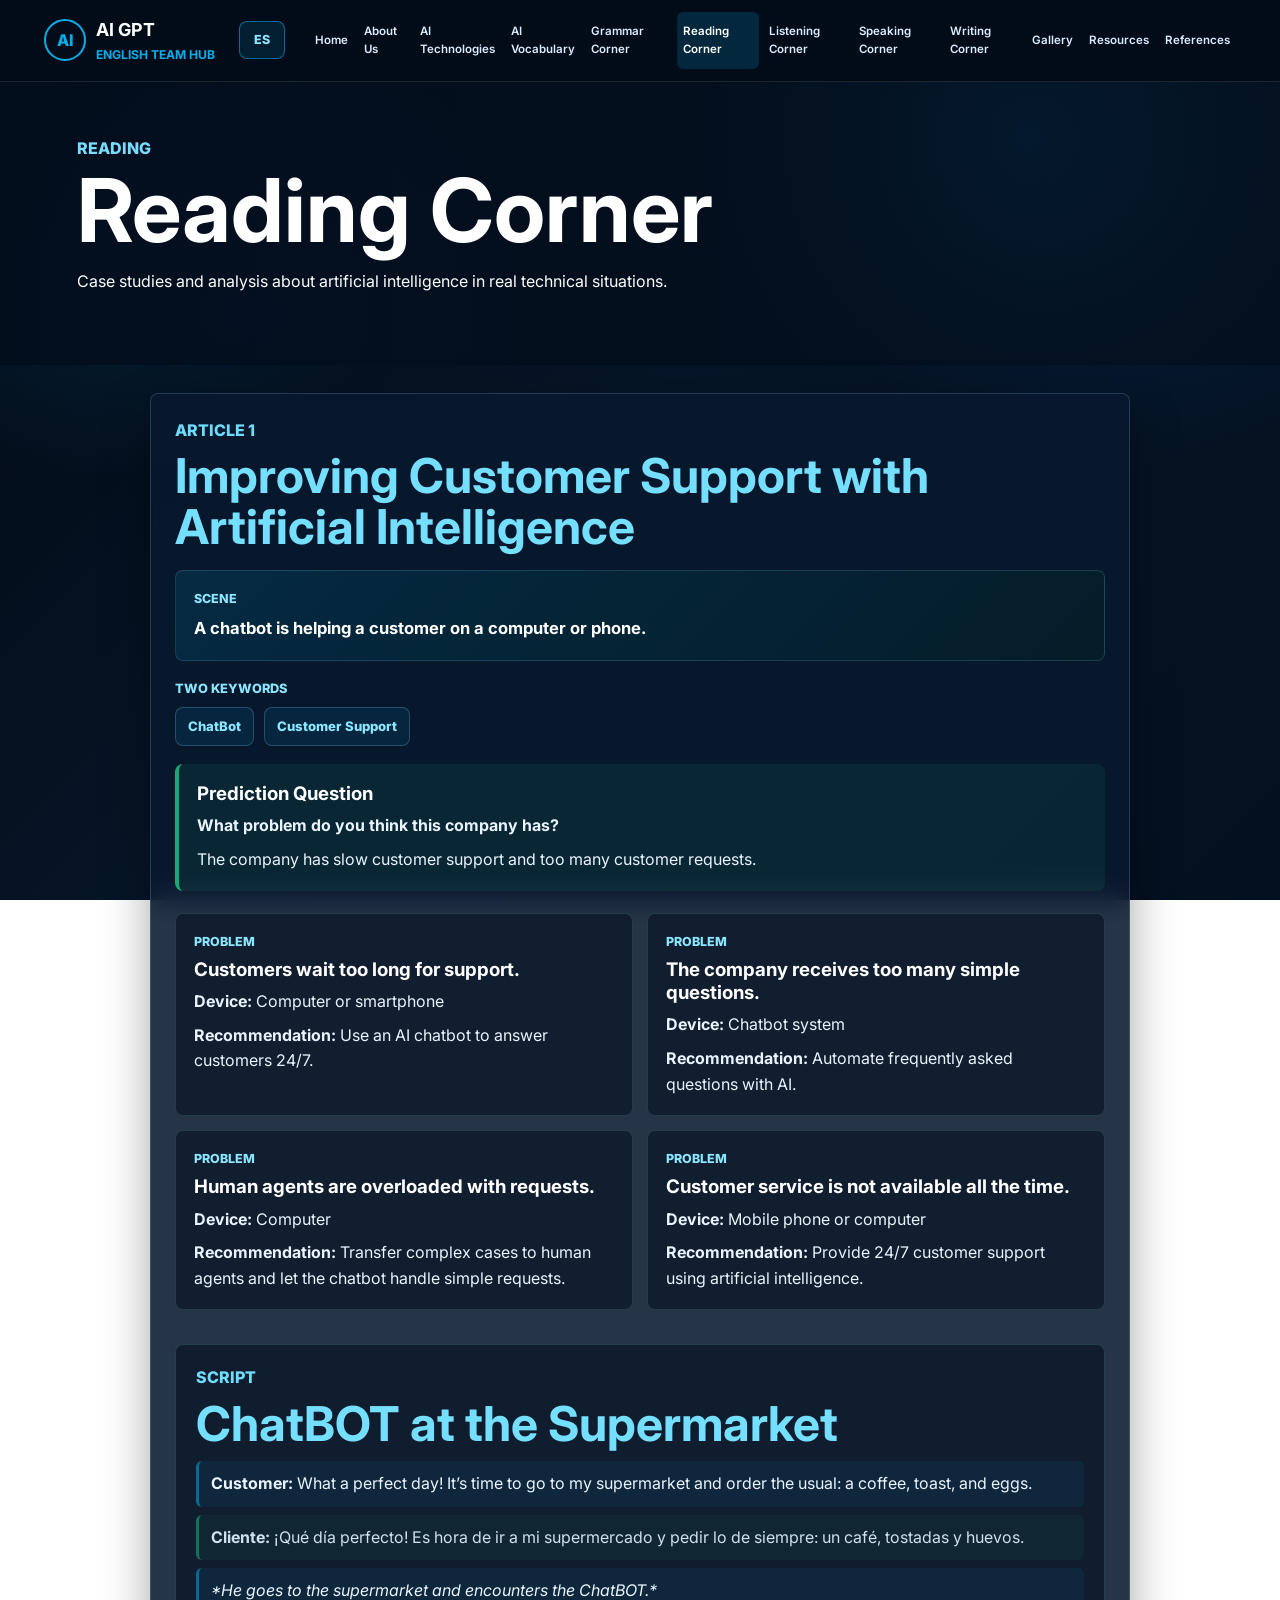
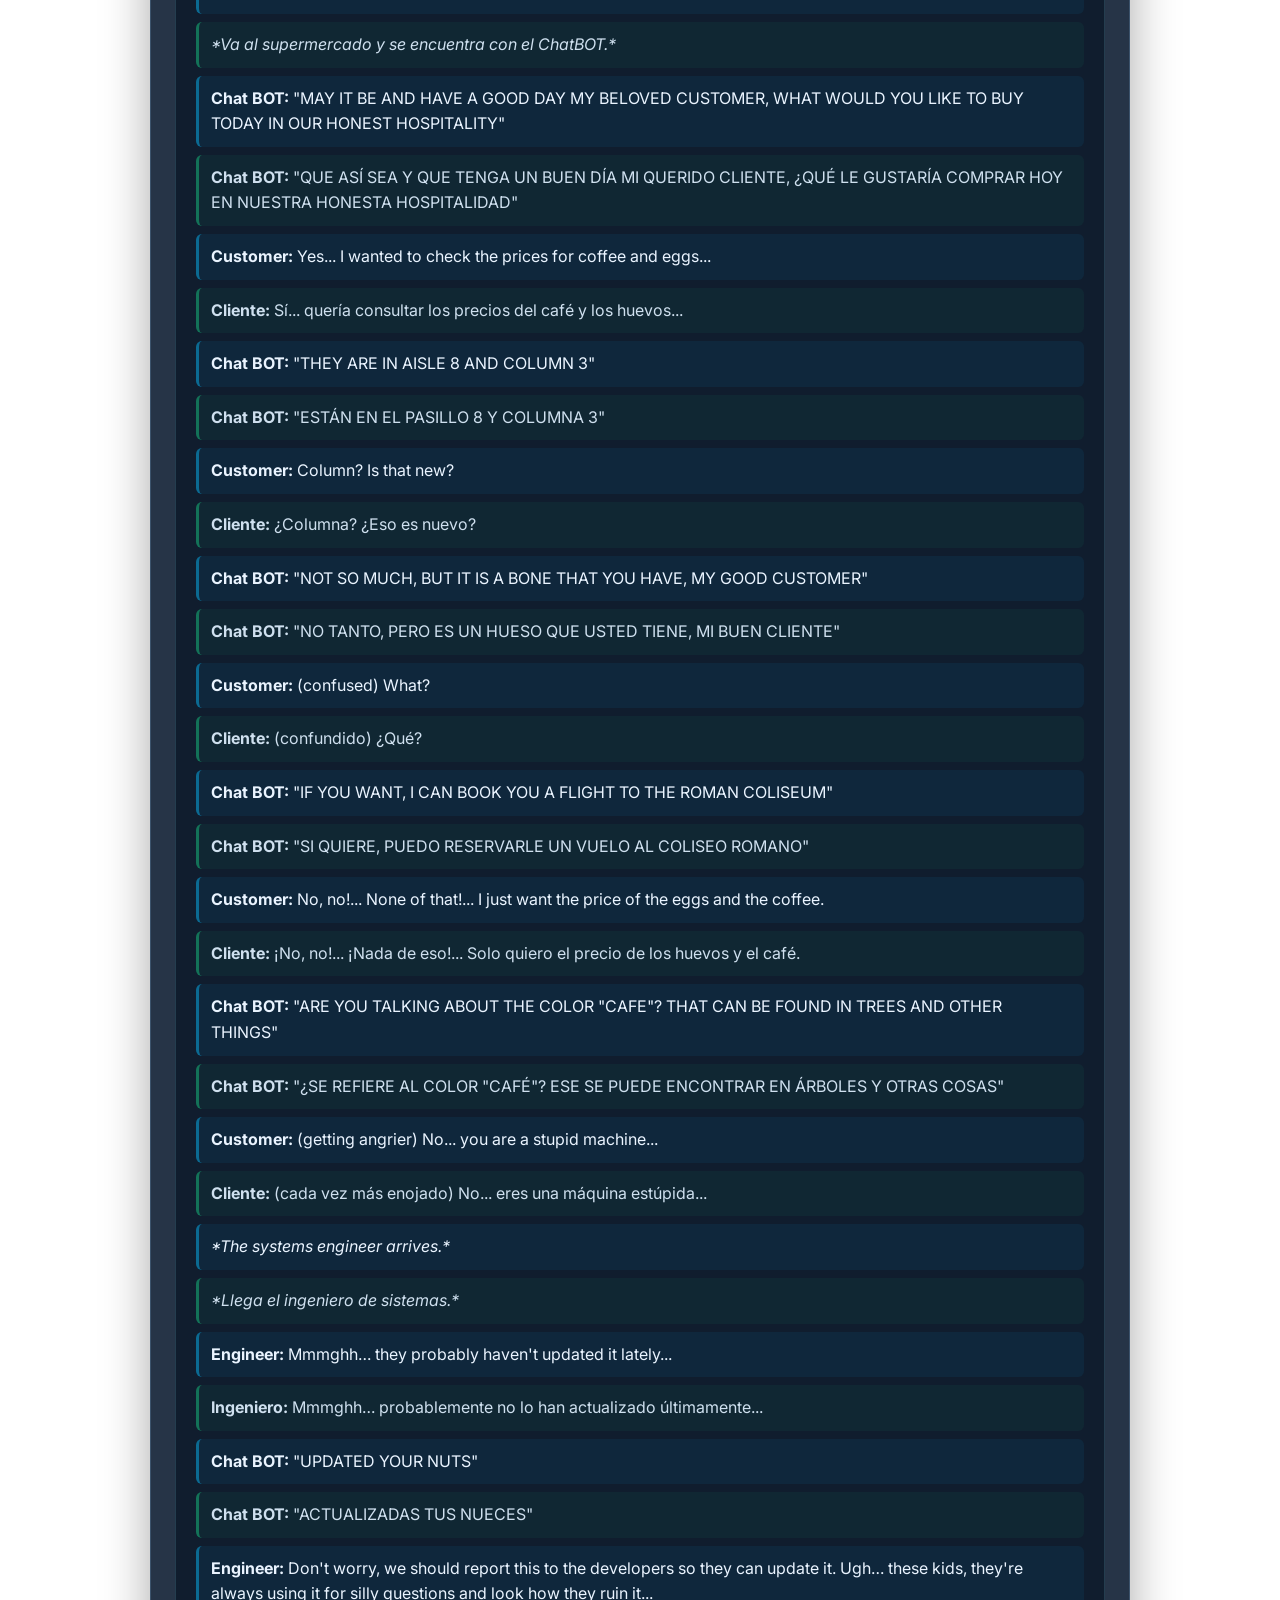
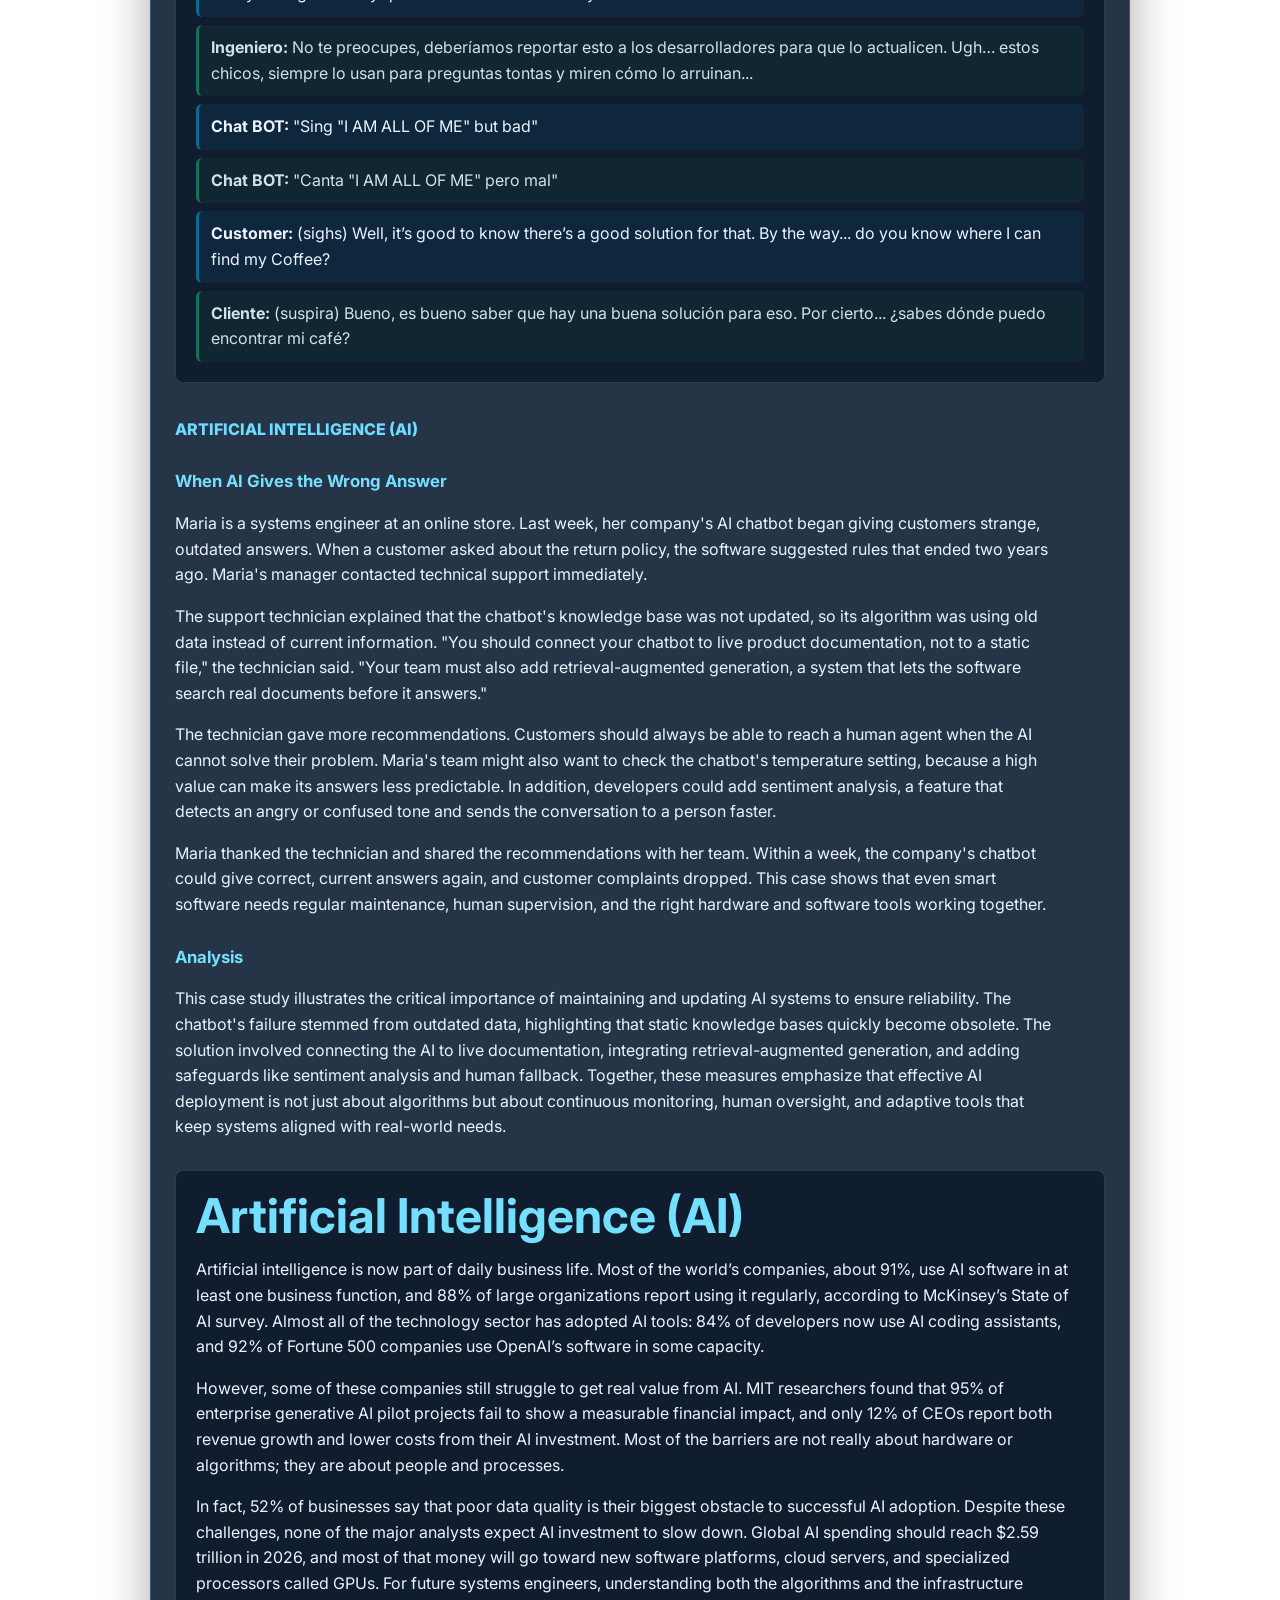
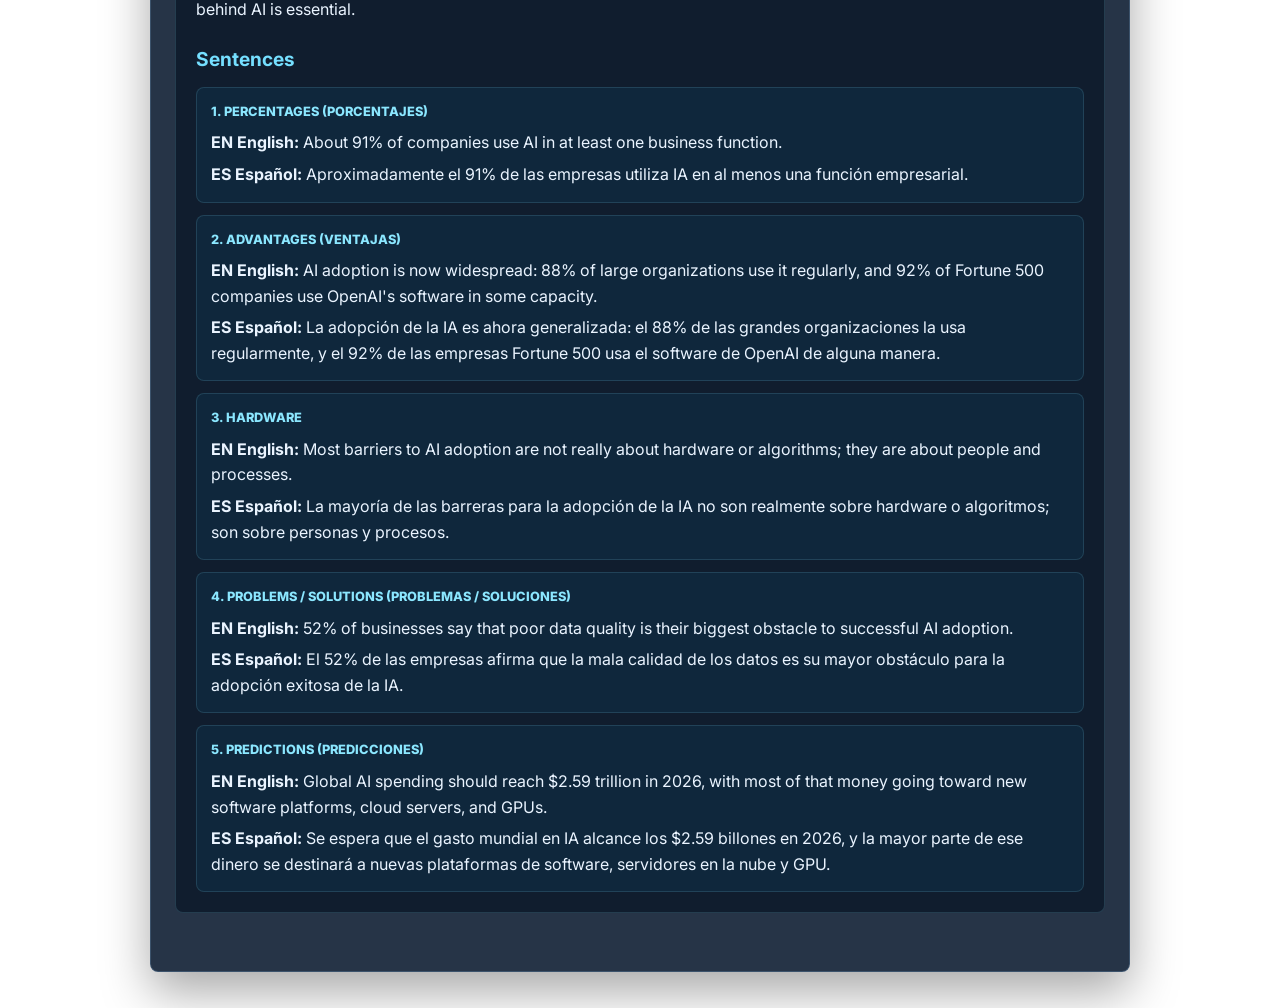
<file: reading-corner.html>
<!DOCTYPE html>
<html lang="en">
<head>
  <meta charset="UTF-8">
  <meta name="viewport" content="width=device-width, initial-scale=1.0">
  <title>AI GPT | Reading Corner</title>
  <link rel="preconnect" href="https://fonts.googleapis.com">
  <link rel="preconnect" href="https://fonts.gstatic.com" crossorigin>
  <link href="https://fonts.googleapis.com/css2?family=Inter:wght@400;500;600;700;800&display=swap" rel="stylesheet">
  <link rel="stylesheet" href="styles.css?v=20260717-reading-ai-stats">
  <script defer src="script.js?v=20260717-reading-ai-stats"></script>
</head>
<body>
  <header class="site-header"></header>
  <main class="page-main">
    <section class="page-hero compact">
      <div>
        <p class="eyebrow">Reading</p>
        <h1>Reading Corner</h1>
        <p>Case studies and analysis about artificial intelligence in real technical situations.</p>
      </div>
    </section>
    <section class="section content-block reading-article">
      <p class="eyebrow dark">Article 1</p>
      <h2>Improving Customer Support with Artificial Intelligence</h2>
      <div class="reading-scene">
        <span>Scene</span>
        <p>A chatbot is helping a customer on a computer or phone.</p>
      </div>
      <p class="reading-mini-label">Two Keywords</p>
      <div class="keyword-strip" aria-label="Article keywords">
        <span>ChatBot</span>
        <span>Customer Support</span>
      </div>
      <div class="prediction-box">
        <h3>Prediction Question</h3>
        <p><strong>What problem do you think this company has?</strong></p>
        <p>The company has slow customer support and too many customer requests.</p>
      </div>
      <div class="support-grid">
        <article>
          <span>Problem</span>
          <h3>Customers wait too long for support.</h3>
          <p><strong>Device:</strong> Computer or smartphone</p>
          <p><strong>Recommendation:</strong> Use an AI chatbot to answer customers 24/7.</p>
        </article>
        <article>
          <span>Problem</span>
          <h3>The company receives too many simple questions.</h3>
          <p><strong>Device:</strong> Chatbot system</p>
          <p><strong>Recommendation:</strong> Automate frequently asked questions with AI.</p>
        </article>
        <article>
          <span>Problem</span>
          <h3>Human agents are overloaded with requests.</h3>
          <p><strong>Device:</strong> Computer</p>
          <p><strong>Recommendation:</strong> Transfer complex cases to human agents and let the chatbot handle simple requests.</p>
        </article>
        <article>
          <span>Problem</span>
          <h3>Customer service is not available all the time.</h3>
          <p><strong>Device:</strong> Mobile phone or computer</p>
          <p><strong>Recommendation:</strong> Provide 24/7 customer support using artificial intelligence.</p>
        </article>
      </div>

      <section class="reading-script" aria-label="Chatbot supermarket script">
        <p class="eyebrow dark">Script</p>
        <h2>ChatBOT at the Supermarket</h2>
        <div class="script-lines">
          <p><strong>Customer:</strong> What a perfect day! It’s time to go to my supermarket and order the usual: a coffee, toast, and eggs.</p>
          <p><strong>Cliente:</strong> ¡Qué día perfecto! Es hora de ir a mi supermercado y pedir lo de siempre: un café, tostadas y huevos.</p>
          <p><em>*He goes to the supermarket and encounters the ChatBOT.*</em></p>
          <p><em>*Va al supermercado y se encuentra con el ChatBOT.*</em></p>
          <p><strong>Chat BOT:</strong> "MAY IT BE AND HAVE A GOOD DAY MY BELOVED CUSTOMER, WHAT WOULD YOU LIKE TO BUY TODAY IN OUR HONEST HOSPITALITY"</p>
          <p><strong>Chat BOT:</strong> "QUE ASÍ SEA Y QUE TENGA UN BUEN DÍA MI QUERIDO CLIENTE, ¿QUÉ LE GUSTARÍA COMPRAR HOY EN NUESTRA HONESTA HOSPITALIDAD"</p>
          <p><strong>Customer:</strong> Yes... I wanted to check the prices for coffee and eggs...</p>
          <p><strong>Cliente:</strong> Sí... quería consultar los precios del café y los huevos...</p>
          <p><strong>Chat BOT:</strong> "THEY ARE IN AISLE 8 AND COLUMN 3"</p>
          <p><strong>Chat BOT:</strong> "ESTÁN EN EL PASILLO 8 Y COLUMNA 3"</p>
          <p><strong>Customer:</strong> Column? Is that new?</p>
          <p><strong>Cliente:</strong> ¿Columna? ¿Eso es nuevo?</p>
          <p><strong>Chat BOT:</strong> "NOT SO MUCH, BUT IT IS A BONE THAT YOU HAVE, MY GOOD CUSTOMER"</p>
          <p><strong>Chat BOT:</strong> "NO TANTO, PERO ES UN HUESO QUE USTED TIENE, MI BUEN CLIENTE"</p>
          <p><strong>Customer:</strong> (confused) What?</p>
          <p><strong>Cliente:</strong> (confundido) ¿Qué?</p>
          <p><strong>Chat BOT:</strong> "IF YOU WANT, I CAN BOOK YOU A FLIGHT TO THE ROMAN COLISEUM"</p>
          <p><strong>Chat BOT:</strong> "SI QUIERE, PUEDO RESERVARLE UN VUELO AL COLISEO ROMANO"</p>
          <p><strong>Customer:</strong> No, no!... None of that!... I just want the price of the eggs and the coffee.</p>
          <p><strong>Cliente:</strong> ¡No, no!... ¡Nada de eso!... Solo quiero el precio de los huevos y el café.</p>
          <p><strong>Chat BOT:</strong> "ARE YOU TALKING ABOUT THE COLOR "CAFE"? THAT CAN BE FOUND IN TREES AND OTHER THINGS"</p>
          <p><strong>Chat BOT:</strong> "¿SE REFIERE AL COLOR "CAFÉ"? ESE SE PUEDE ENCONTRAR EN ÁRBOLES Y OTRAS COSAS"</p>
          <p><strong>Customer:</strong> (getting angrier) No... you are a stupid machine...</p>
          <p><strong>Cliente:</strong> (cada vez más enojado) No... eres una máquina estúpida...</p>
          <p><em>*The systems engineer arrives.*</em></p>
          <p><em>*Llega el ingeniero de sistemas.*</em></p>
          <p><strong>Engineer:</strong> Mmmghh… they probably haven't updated it lately...</p>
          <p><strong>Ingeniero:</strong> Mmmghh… probablemente no lo han actualizado últimamente...</p>
          <p><strong>Chat BOT:</strong> "UPDATED YOUR NUTS"</p>
          <p><strong>Chat BOT:</strong> "ACTUALIZADAS TUS NUECES"</p>
          <p><strong>Engineer:</strong> Don't worry, we should report this to the developers so they can update it. Ugh… these kids, they're always using it for silly questions and look how they ruin it...</p>
          <p><strong>Ingeniero:</strong> No te preocupes, deberíamos reportar esto a los desarrolladores para que lo actualicen. Ugh… estos chicos, siempre lo usan para preguntas tontas y miren cómo lo arruinan...</p>
          <p><strong>Chat BOT:</strong> "Sing "I AM ALL OF ME" but bad"</p>
          <p><strong>Chat BOT:</strong> "Canta "I AM ALL OF ME" pero mal"</p>
          <p><strong>Customer:</strong> (sighs) Well, it’s good to know there’s a good solution for that. By the way... do you know where I can find my Coffee?</p>
          <p><strong>Cliente:</strong> (suspira) Bueno, es bueno saber que hay una buena solución para eso. Por cierto... ¿sabes dónde puedo encontrar mi café?</p>
        </div>
      </section>

      <p class="eyebrow dark">Artificial Intelligence (AI)</p>
      <h2>When AI Gives the Wrong Answer</h2>
      <p>Maria is a systems engineer at an online store. Last week, her company's AI chatbot began giving customers strange, outdated answers. When a customer asked about the return policy, the software suggested rules that ended two years ago. Maria's manager contacted technical support immediately.</p>
      <p>The support technician explained that the chatbot's knowledge base was not updated, so its algorithm was using old data instead of current information. "You should connect your chatbot to live product documentation, not to a static file," the technician said. "Your team must also add retrieval-augmented generation, a system that lets the software search real documents before it answers."</p>
      <p>The technician gave more recommendations. Customers should always be able to reach a human agent when the AI cannot solve their problem. Maria's team might also want to check the chatbot's temperature setting, because a high value can make its answers less predictable. In addition, developers could add sentiment analysis, a feature that detects an angry or confused tone and sends the conversation to a person faster.</p>
      <p>Maria thanked the technician and shared the recommendations with her team. Within a week, the company's chatbot could give correct, current answers again, and customer complaints dropped. This case shows that even smart software needs regular maintenance, human supervision, and the right hardware and software tools working together.</p>

      <h2>Analysis</h2>
      <p>This case study illustrates the critical importance of maintaining and updating AI systems to ensure reliability. The chatbot's failure stemmed from outdated data, highlighting that static knowledge bases quickly become obsolete. The solution involved connecting the AI to live documentation, integrating retrieval-augmented generation, and adding safeguards like sentiment analysis and human fallback. Together, these measures emphasize that effective AI deployment is not just about algorithms but about continuous monitoring, human oversight, and adaptive tools that keep systems aligned with real-world needs.</p>

      <section class="reading-stats" aria-label="Artificial intelligence adoption reading">
        <h2>Artificial Intelligence (AI)</h2>
        <p>Artificial intelligence is now part of daily business life. Most of the world’s companies, about 91%, use AI software in at least one business function, and 88% of large organizations report using it regularly, according to McKinsey’s State of AI survey. Almost all of the technology sector has adopted AI tools: 84% of developers now use AI coding assistants, and 92% of Fortune 500 companies use OpenAI’s software in some capacity.</p>
        <p>However, some of these companies still struggle to get real value from AI. MIT researchers found that 95% of enterprise generative AI pilot projects fail to show a measurable financial impact, and only 12% of CEOs report both revenue growth and lower costs from their AI investment. Most of the barriers are not really about hardware or algorithms; they are about people and processes.</p>
        <p>In fact, 52% of businesses say that poor data quality is their biggest obstacle to successful AI adoption. Despite these challenges, none of the major analysts expect AI investment to slow down. Global AI spending should reach $2.59 trillion in 2026, and most of that money will go toward new software platforms, cloud servers, and specialized processors called GPUs. For future systems engineers, understanding both the algorithms and the infrastructure behind AI is essential.</p>

        <h3 class="sentence-title">Sentences</h3>
        <div class="sentence-bank" aria-label="Key sentences">
          <article>
            <span>1. Percentages (Porcentajes)</span>
            <p><strong>EN English:</strong> About 91% of companies use AI in at least one business function.</p>
            <p><strong>ES Español:</strong> Aproximadamente el 91% de las empresas utiliza IA en al menos una función empresarial.</p>
          </article>
          <article>
            <span>2. Advantages (Ventajas)</span>
            <p><strong>EN English:</strong> AI adoption is now widespread: 88% of large organizations use it regularly, and 92% of Fortune 500 companies use OpenAI's software in some capacity.</p>
            <p><strong>ES Español:</strong> La adopción de la IA es ahora generalizada: el 88% de las grandes organizaciones la usa regularmente, y el 92% de las empresas Fortune 500 usa el software de OpenAI de alguna manera.</p>
          </article>
          <article>
            <span>3. Hardware</span>
            <p><strong>EN English:</strong> Most barriers to AI adoption are not really about hardware or algorithms; they are about people and processes.</p>
            <p><strong>ES Español:</strong> La mayoría de las barreras para la adopción de la IA no son realmente sobre hardware o algoritmos; son sobre personas y procesos.</p>
          </article>
          <article>
            <span>4. Problems / Solutions (Problemas / Soluciones)</span>
            <p><strong>EN English:</strong> 52% of businesses say that poor data quality is their biggest obstacle to successful AI adoption.</p>
            <p><strong>ES Español:</strong> El 52% de las empresas afirma que la mala calidad de los datos es su mayor obstáculo para la adopción exitosa de la IA.</p>
          </article>
          <article>
            <span>5. Predictions (Predicciones)</span>
            <p><strong>EN English:</strong> Global AI spending should reach $2.59 trillion in 2026, with most of that money going toward new software platforms, cloud servers, and GPUs.</p>
            <p><strong>ES Español:</strong> Se espera que el gasto mundial en IA alcance los $2.59 billones en 2026, y la mayor parte de ese dinero se destinará a nuevas plataformas de software, servidores en la nube y GPU.</p>
          </article>
        </div>
      </section>
    </section>
  </main>
</body>
</html>
</file>
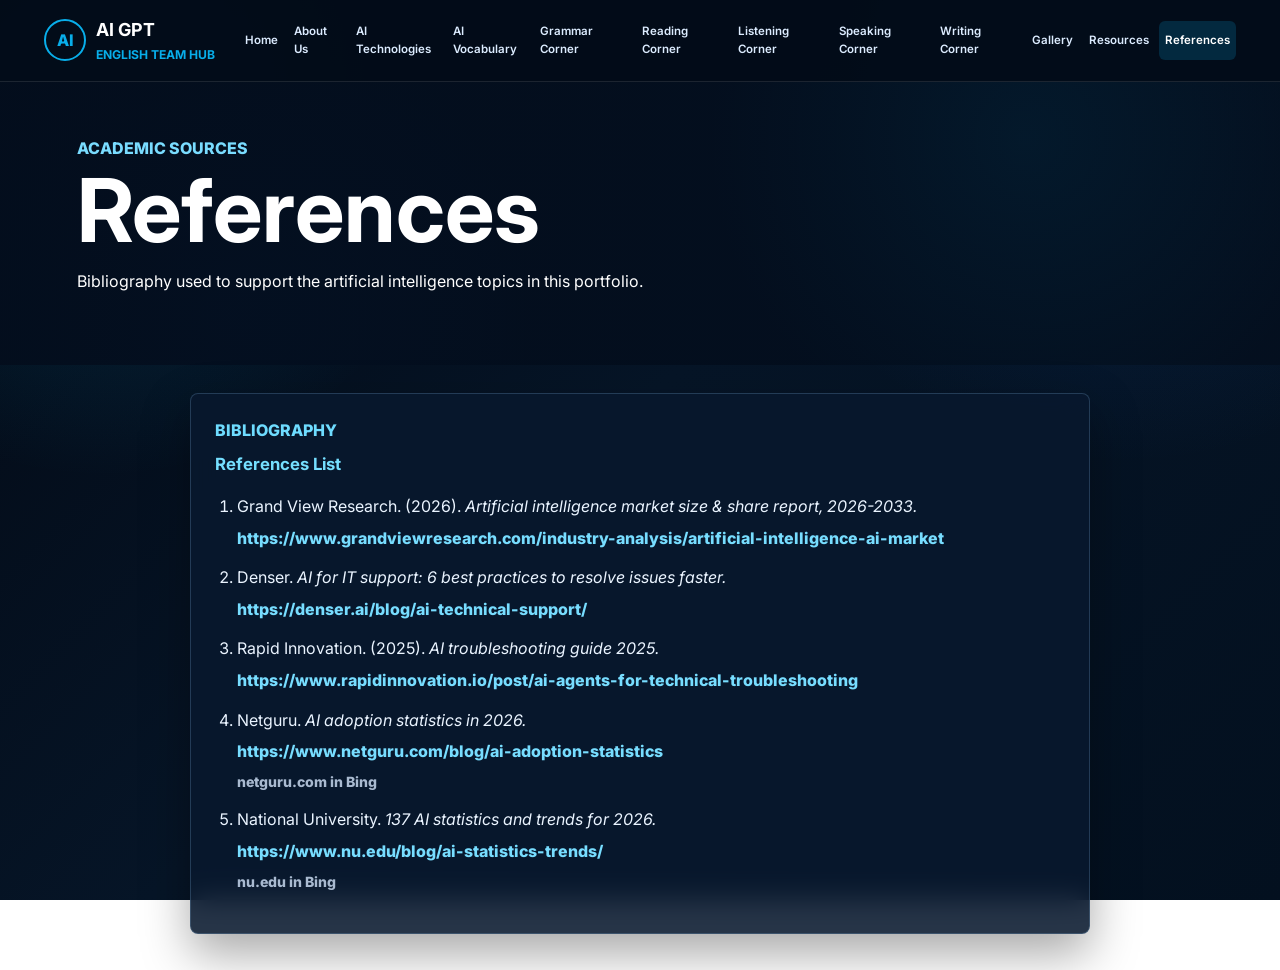
<file: references.html>
<!DOCTYPE html>
<html lang="en">
<head>
  <meta charset="UTF-8">
  <meta name="viewport" content="width=device-width, initial-scale=1.0">
  <title>AI GPT | References</title>
  <link rel="preconnect" href="https://fonts.googleapis.com">
  <link rel="preconnect" href="https://fonts.gstatic.com" crossorigin>
  <link href="https://fonts.googleapis.com/css2?family=Inter:wght@400;500;600;700;800&display=swap" rel="stylesheet">
  <link rel="stylesheet" href="styles.css?v=20260717-ai-bibliography">
  <script defer src="script.js?v=20260717-ai-bibliography"></script>
</head>
<body>
  <header class="site-header"></header>
  <main class="page-main">
    <section class="page-hero compact">
      <div>
        <p class="eyebrow">Academic Sources</p>
        <h1>References</h1>
        <p>Bibliography used to support the artificial intelligence topics in this portfolio.</p>
      </div>
    </section>

    <section class="section content-block references-panel">
      <p class="eyebrow dark">Bibliography</p>
      <h2>References List</h2>
      <ol class="reference-list">
        <li>
          Grand View Research. (2026). <em>Artificial intelligence market size &amp; share report, 2026-2033.</em>
          <a href="https://www.grandviewresearch.com/industry-analysis/artificial-intelligence-ai-market" target="_blank" rel="noopener noreferrer">
            https://www.grandviewresearch.com/industry-analysis/artificial-intelligence-ai-market
          </a>
        </li>
        <li>
          Denser. <em>AI for IT support: 6 best practices to resolve issues faster.</em>
          <a href="https://denser.ai/blog/ai-technical-support/" target="_blank" rel="noopener noreferrer">
            https://denser.ai/blog/ai-technical-support/
          </a>
        </li>
        <li>
          Rapid Innovation. (2025). <em>AI troubleshooting guide 2025.</em>
          <a href="https://www.rapidinnovation.io/post/ai-agents-for-technical-troubleshooting" target="_blank" rel="noopener noreferrer">
            https://www.rapidinnovation.io/post/ai-agents-for-technical-troubleshooting
          </a>
        </li>
        <li>
          Netguru. <em>AI adoption statistics in 2026.</em>
          <a href="https://www.netguru.com/blog/ai-adoption-statistics" target="_blank" rel="noopener noreferrer">
            https://www.netguru.com/blog/ai-adoption-statistics
          </a>
          <a class="reference-search" href="https://www.bing.com/search?q=%22https%3A%2F%2Fwww.netguru.com%2Fblog%2Fai-adoption-statistics%22" target="_blank" rel="noopener noreferrer">
            netguru.com in Bing
          </a>
        </li>
        <li>
          National University. <em>137 AI statistics and trends for 2026.</em>
          <a href="https://www.nu.edu/blog/ai-statistics-trends/" target="_blank" rel="noopener noreferrer">
            https://www.nu.edu/blog/ai-statistics-trends/
          </a>
          <a class="reference-search" href="https://www.bing.com/search?q=%22https%3A%2F%2Fwww.nu.edu%2Fblog%2Fai-statistics-trends%2F%22" target="_blank" rel="noopener noreferrer">
            nu.edu in Bing
          </a>
        </li>
      </ol>
    </section>
  </main>
</body>
</html>
</file>
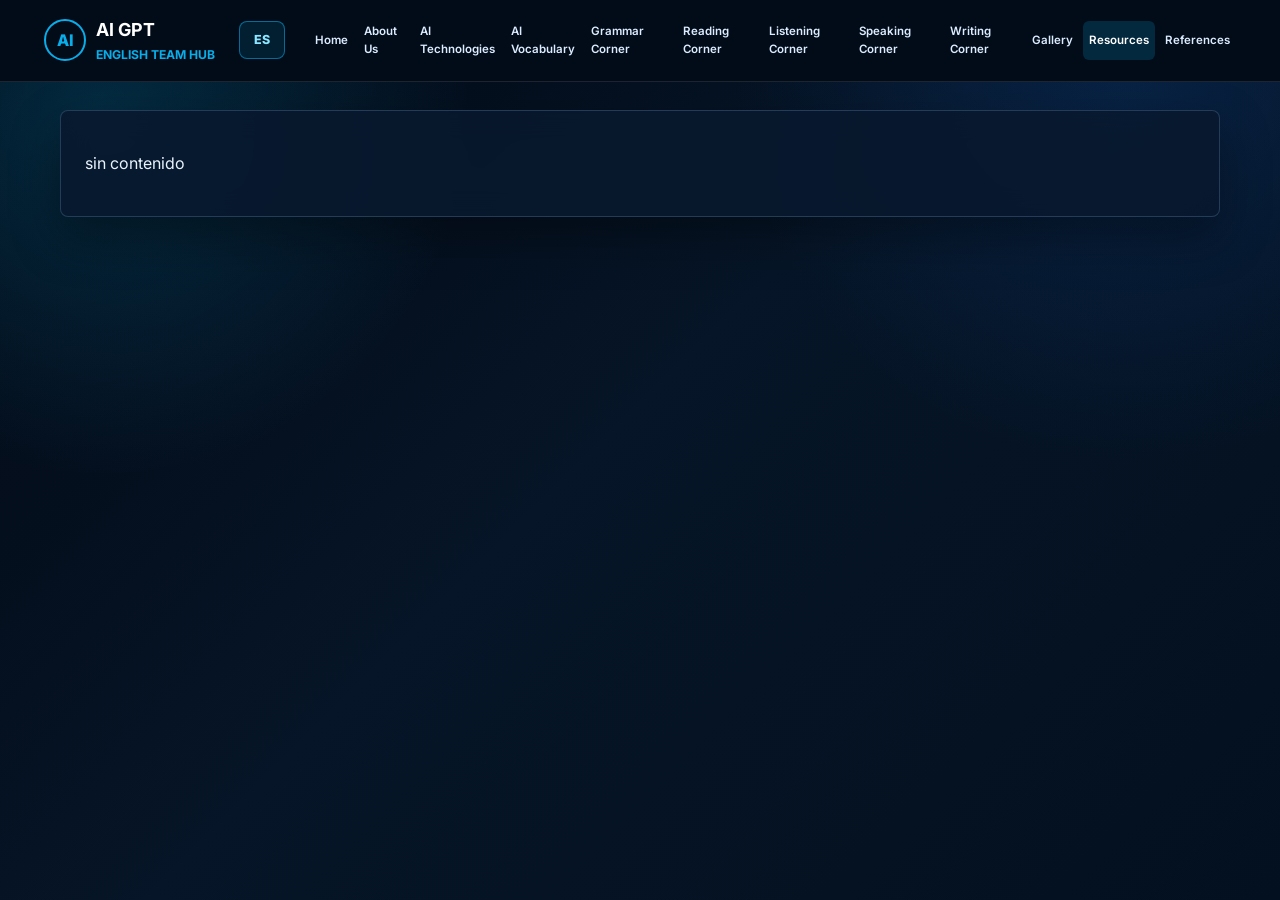
<file: resources.html>
<!DOCTYPE html>
<html lang="en">
<head>
  <meta charset="UTF-8">
  <meta name="viewport" content="width=device-width, initial-scale=1.0">
  <title>AI GPT | Resources</title>
  <link rel="preconnect" href="https://fonts.googleapis.com">
  <link rel="preconnect" href="https://fonts.gstatic.com" crossorigin>
  <link href="https://fonts.googleapis.com/css2?family=Inter:wght@400;500;600;700;800&display=swap" rel="stylesheet">
  <link rel="stylesheet" href="styles.css">
  <script defer src="script.js"></script>
</head>
<body>
  <header class="site-header"></header>
  <main class="page-main">
    <section class="section content-block">
      <p>sin contenido</p>
    </section>
  </main>
</body>
</html>
</file>
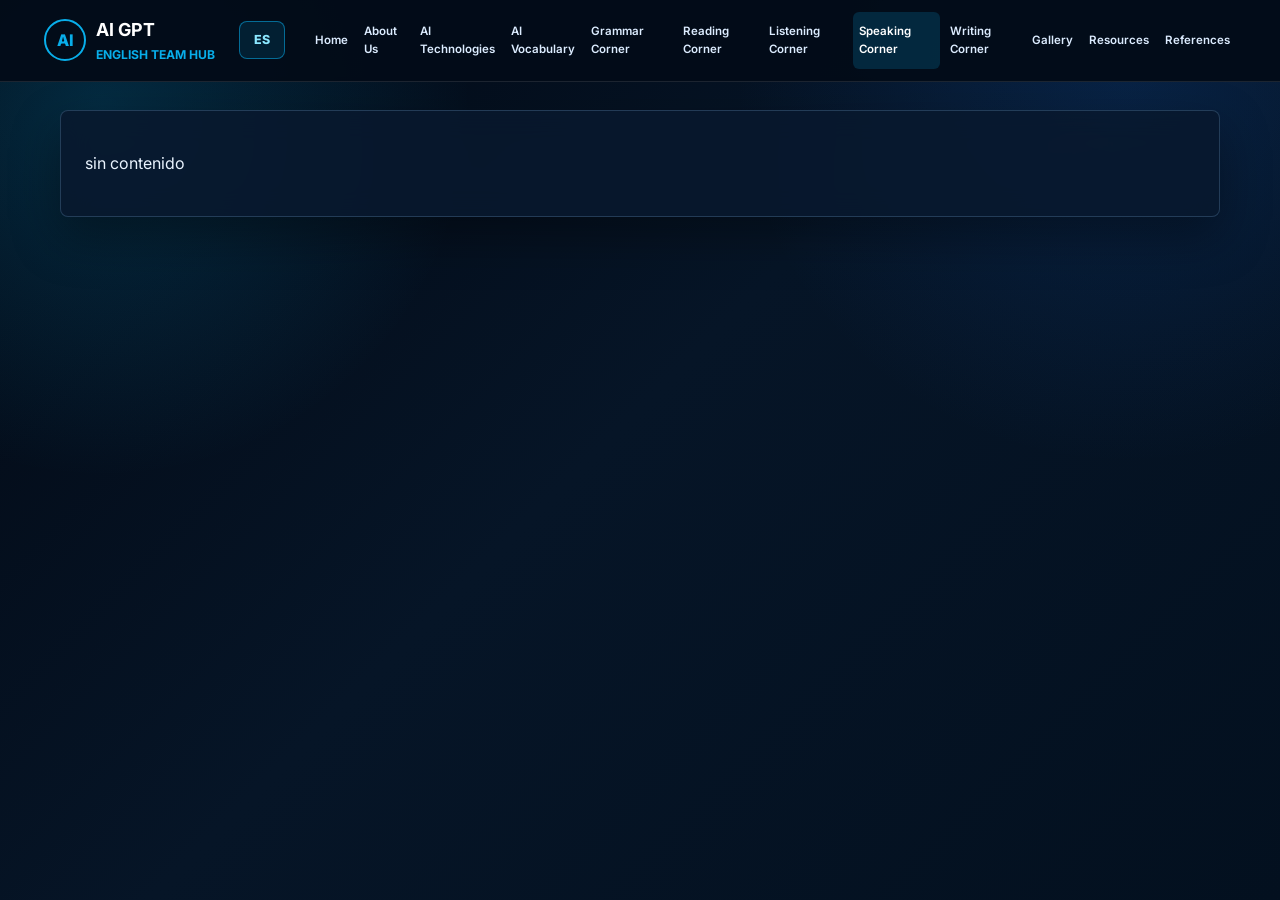
<file: speaking-corner.html>
<!DOCTYPE html>
<html lang="en">
<head>
  <meta charset="UTF-8">
  <meta name="viewport" content="width=device-width, initial-scale=1.0">
  <title>AI GPT | Speaking Corner</title>
  <link rel="preconnect" href="https://fonts.googleapis.com">
  <link rel="preconnect" href="https://fonts.gstatic.com" crossorigin>
  <link href="https://fonts.googleapis.com/css2?family=Inter:wght@400;500;600;700;800&display=swap" rel="stylesheet">
  <link rel="stylesheet" href="styles.css">
  <script defer src="script.js"></script>
</head>
<body>
  <header class="site-header"></header>
  <main class="page-main">
    <section class="section content-block">
      <p>sin contenido</p>
    </section>
  </main>
</body>
</html>
</file>
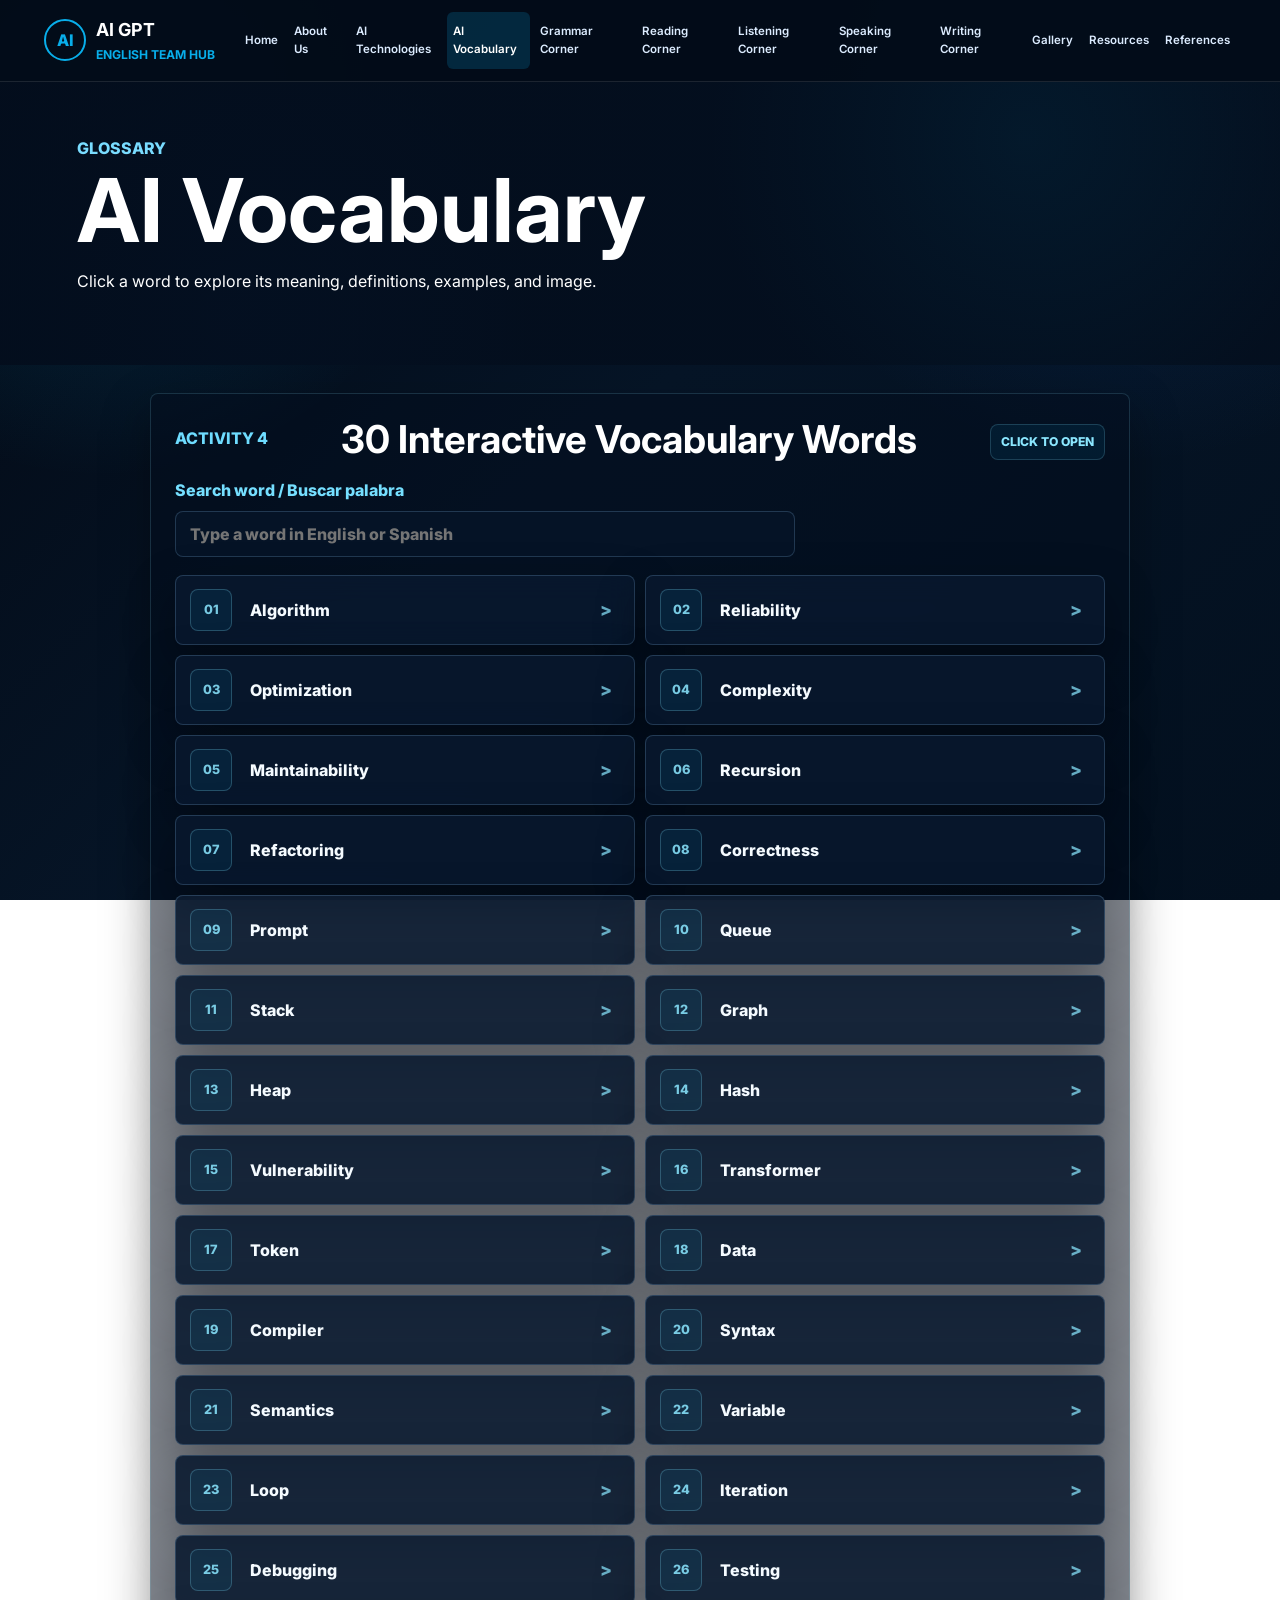
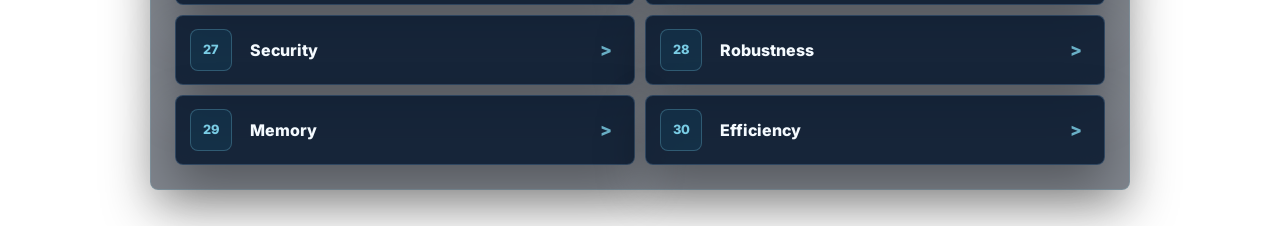
<file: tech-vocabulary.html>
<!DOCTYPE html>
<html lang="en">
<head>
  <meta charset="UTF-8">
  <meta name="viewport" content="width=device-width, initial-scale=1.0">
  <title>AI GPT | AI Vocabulary</title>
  <link rel="preconnect" href="https://fonts.googleapis.com">
  <link rel="preconnect" href="https://fonts.gstatic.com" crossorigin>
  <link href="https://fonts.googleapis.com/css2?family=Inter:wght@400;500;600;700;800&display=swap" rel="stylesheet">
  <link rel="stylesheet" href="styles.css?v=20260715-vocab-accents">
  <script defer src="script.js?v=20260715-vocab-accents"></script>
</head>
<body>
  <header class="site-header"></header>
  <main class="page-main">
    <section class="page-hero compact">
      <div>
        <p class="eyebrow">Glossary</p>
        <h1>AI Vocabulary</h1>
        <p>Click a word to explore its meaning, definitions, examples, and image.</p>
      </div>
    </section>

    <section class="section vocab-explorer">
      <div class="vocab-list-heading">
        <p class="eyebrow dark">Activity 4</p>
        <h2>30 Interactive Vocabulary Words</h2>
      </div>

      <label class="search-box vocab-search">
        <span>Search word / Buscar palabra</span>
        <input type="search" id="glossarySearch" placeholder="Type a word in English or Spanish">
      </label>

      <div class="vocab-list" id="glossary" aria-label="Vocabulary word list"></div>

      <div class="vocab-modal" id="vocabModal" aria-hidden="true" hidden>
        <div class="vocab-modal-backdrop" data-close-vocab></div>
        <article class="vocab-modal-panel" role="dialog" aria-modal="true" aria-labelledby="vocabModalTitle">
          <button class="vocab-modal-close" type="button" aria-label="Close vocabulary detail" data-close-vocab>&times;</button>
          <div class="vocab-modal-layout">
            <figure class="vocab-modal-media">
              <figcaption class="vocab-modal-visual-title">
                <span class="vocab-modal-number" id="vocabModalNumber"></span>
                <strong id="vocabModalTitle"></strong>
                <small id="vocabModalSubtitle"></small>
              </figcaption>
              <img id="vocabModalImage" alt="" decoding="async">
            </figure>
            <div class="vocab-modal-content">
              <div class="vocab-modal-grid">
                <section>
                  <span>Meaning / Significado</span>
                  <p id="vocabModalMeaning"></p>
                </section>
                <section>
                  <span>English definition</span>
                  <p id="vocabModalDefinitionEn"></p>
                </section>
                <section>
                  <span>Definición en español</span>
                  <p id="vocabModalDefinitionEs"></p>
                </section>
                <section>
                  <span>English example</span>
                  <p id="vocabModalExampleEn"></p>
                </section>
                <section>
                  <span>Ejemplo en español</span>
                  <p id="vocabModalExampleEs"></p>
                </section>
              </div>
            </div>
          </div>
        </article>
      </div>
    </section>
  </main>
</body>
</html>
</file>
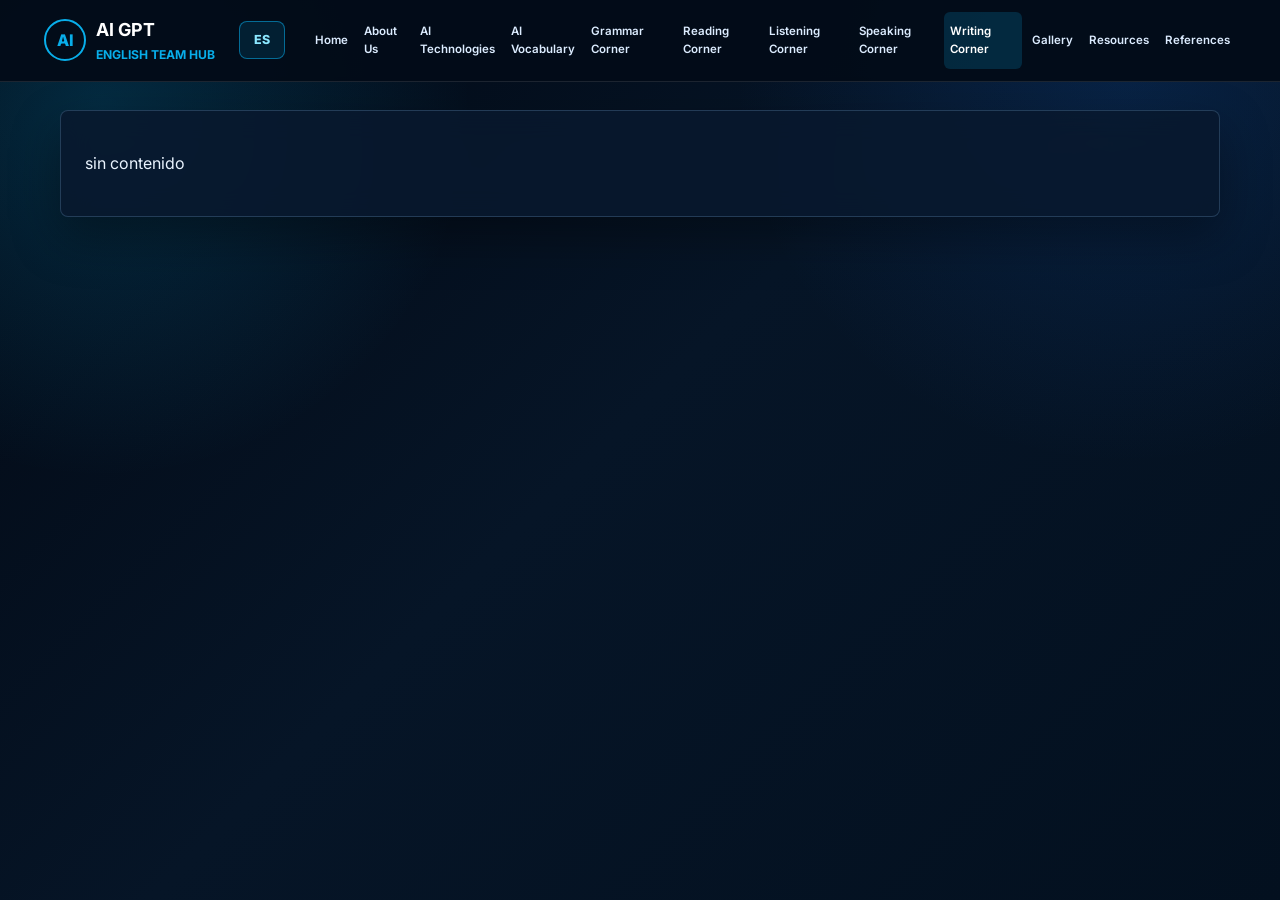
<file: writing-corner.html>
<!DOCTYPE html>
<html lang="en">
<head>
  <meta charset="UTF-8">
  <meta name="viewport" content="width=device-width, initial-scale=1.0">
  <title>AI GPT | Writing Corner</title>
  <link rel="preconnect" href="https://fonts.googleapis.com">
  <link rel="preconnect" href="https://fonts.gstatic.com" crossorigin>
  <link href="https://fonts.googleapis.com/css2?family=Inter:wght@400;500;600;700;800&display=swap" rel="stylesheet">
  <link rel="stylesheet" href="styles.css">
  <script defer src="script.js"></script>
</head>
<body>
  <header class="site-header"></header>
  <main class="page-main">
    <section class="section content-block">
      <p>sin contenido</p>
    </section>
  </main>
</body>
</html>
</file>
<file: styles.css>
:root {
  --navy: #061527;
  --ink: #eaf4ff;
  --muted: #a9bad0;
  --line: rgba(144, 202, 255, 0.2);
  --cyan: #08aeea;
  --blue: #1464d2;
  --green: #17a974;
  --orange: #f59f24;
  --red: #ef5b5b;
  --paper: rgba(8, 24, 46, 0.88);
  --soft: #030b16;
  --panel: rgba(12, 31, 57, 0.78);
  --panel-strong: rgba(13, 38, 70, 0.94);
  --shadow: 0 20px 48px rgba(0, 0, 0, 0.34);
}

* {
  box-sizing: border-box;
}

body {
  margin: 0;
  font-family: "Inter", Arial, sans-serif;
  color: var(--ink);
  background:
    radial-gradient(circle at 8% 12%, rgba(8, 174, 234, 0.2), transparent 26%),
    radial-gradient(circle at 88% 8%, rgba(20, 100, 210, 0.18), transparent 28%),
    linear-gradient(135deg, #020813 0%, #061527 48%, #03101f 100%);
  background-attachment: fixed;
  line-height: 1.6;
}

img {
  max-width: 100%;
  display: block;
}

a {
  color: inherit;
  text-decoration: none;
}

.site-header {
  position: sticky;
  top: 0;
  z-index: 20;
  min-height: 72px;
  display: flex;
  align-items: center;
  gap: 24px;
  padding: 12px clamp(18px, 4vw, 44px);
  background: rgba(3, 12, 24, 0.96);
  color: #fff;
  border-bottom: 1px solid rgba(255, 255, 255, 0.1);
}

.brand {
  display: flex;
  align-items: center;
  gap: 10px;
  flex: 0 0 auto;
}

.brand-mark {
  width: 42px;
  height: 42px;
  display: grid;
  place-items: center;
  border: 2px solid var(--cyan);
  border-radius: 50%;
  color: var(--cyan);
  font-weight: 800;
}

.brand strong,
.brand small {
  display: block;
}

.brand strong {
  font-size: 1.12rem;
}

.brand small {
  color: var(--cyan);
  text-transform: uppercase;
  letter-spacing: 0;
  font-size: 0.76rem;
  font-weight: 700;
}

.site-nav {
  display: flex;
  align-items: center;
  justify-content: flex-end;
  gap: 4px;
  flex: 1;
  flex-wrap: nowrap;
}

.site-nav a {
  padding: 10px 6px;
  border-radius: 6px;
  color: #dcecff;
  font-size: 0.72rem;
  font-weight: 600;
}

.site-nav a:hover,
.site-nav a.active {
  color: #fff;
  background: rgba(8, 174, 234, 0.18);
}

.translate-toggle {
  flex: 0 0 auto;
  min-width: 46px;
  height: 38px;
  border: 1px solid rgba(8, 174, 234, 0.55);
  border-radius: 8px;
  background: rgba(8, 174, 234, 0.12);
  color: #8be7ff;
  font: inherit;
  font-size: 0.78rem;
  font-weight: 800;
  cursor: pointer;
}

.translate-toggle:hover {
  background: rgba(8, 174, 234, 0.22);
  color: #fff;
}

.menu-toggle {
  display: none;
  margin-left: auto;
  border: 1px solid rgba(255, 255, 255, 0.25);
  background: transparent;
  color: #fff;
  width: 42px;
  height: 42px;
  border-radius: 8px;
  font-size: 1.25rem;
}

.hero {
  min-height: 455px;
  position: relative;
  display: grid;
  align-items: center;
  overflow: hidden;
  background: var(--navy);
}

.hero::after,
.image-hero::after {
  content: "";
  position: absolute;
  inset: 0;
  background: linear-gradient(90deg, rgba(3, 13, 28, 0.88), rgba(3, 13, 28, 0.45), rgba(3, 13, 28, 0.08));
}

.hero-bg,
.image-hero img {
  position: absolute;
  inset: 0;
  width: 100%;
  height: 100%;
  object-fit: cover;
}

.hero-content {
  position: relative;
  z-index: 2;
  max-width: 700px;
  padding: 72px clamp(22px, 6vw, 84px);
  color: #fff;
}

.eyebrow {
  margin: 0 0 8px;
  color: #79dcff;
  font-weight: 800;
  text-transform: uppercase;
  letter-spacing: 0;
}

.eyebrow.dark {
  color: #6edcff;
}

.hero h1,
.page-hero h1 {
  margin: 0 0 16px;
  font-size: clamp(2.5rem, 7vw, 5.5rem);
  line-height: 0.95;
  letter-spacing: 0;
}

.hero h1 span {
  color: var(--cyan);
}

.hero-copy {
  max-width: 540px;
  font-size: 1.1rem;
}

.primary-action {
  display: inline-flex;
  align-items: center;
  justify-content: center;
  min-height: 46px;
  margin-top: 12px;
  padding: 0 22px;
  border-radius: 8px;
  background: var(--blue);
  color: #fff;
  font-weight: 800;
  box-shadow: var(--shadow);
}

.section {
  width: min(1160px, calc(100% - 36px));
  margin: 28px auto;
}

.vocab-explorer {
  width: min(980px, calc(100% - 36px));
  padding: 24px;
  border: 1px solid rgba(139, 231, 255, 0.16);
  border-radius: 8px;
  background: rgba(3, 13, 28, 0.5);
  box-shadow: var(--shadow);
}

.intro-grid,
.card-grid,
.media-grid,
.gallery-grid,
.vocab-grid,
.vocab-list {
  display: grid;
  gap: 18px;
}

.intro-grid {
  width: min(1460px, calc(100% - 36px));
  grid-template-columns: repeat(3, minmax(0, 1fr)) minmax(360px, 1.45fr);
}

.card-grid.three,
.vocab-grid {
  grid-template-columns: repeat(3, 1fr);
}

.card-grid.two,
.media-grid {
  grid-template-columns: repeat(2, 1fr);
}

.info-card,
.profile-card,
.content-block,
.photo-panel,
.media-card,
.vocab-card,
.timeline article,
.project-panel,
.resource-list a {
  background: var(--paper);
  border: 1px solid var(--line);
  border-radius: 8px;
  box-shadow: var(--shadow);
  backdrop-filter: blur(14px);
}

.info-card,
.content-block,
.media-card,
.vocab-card,
.timeline article {
  padding: 24px;
}

.info-card h2,
.profile-card h2,
.content-block h2,
.photo-panel h2,
.media-card h2,
.vocab-card h2,
.timeline h2 {
  margin: 0 0 12px;
  font-size: 1.05rem;
  color: #75dfff;
}

.vocab-list-heading {
  display: flex;
  align-items: end;
  justify-content: space-between;
  gap: 16px;
  margin-bottom: 18px;
}

.vocab-list-heading h2 {
  margin: 0;
  color: #fff;
  font-size: clamp(1.55rem, 4vw, 2.4rem);
  line-height: 1.1;
}

.vocab-list-heading::after {
  content: "Click to open";
  flex: 0 0 auto;
  padding: 7px 10px;
  border: 1px solid rgba(139, 231, 255, 0.18);
  border-radius: 8px;
  background: rgba(8, 174, 234, 0.08);
  color: #8be7ff;
  font-size: 0.76rem;
  font-weight: 800;
  text-transform: uppercase;
}

.vocab-search {
  max-width: none;
  margin-bottom: 20px;
}

.vocab-list {
  grid-template-columns: repeat(2, minmax(0, 1fr));
  gap: 10px;
}

.vocab-card {
  position: relative;
  display: flex;
  align-items: center;
  min-height: 68px;
  gap: 18px;
  padding: 13px 52px 13px 14px;
  appearance: none;
  color: var(--ink);
  font: inherit;
  text-align: left;
  cursor: pointer;
  transition: transform 160ms ease, border-color 160ms ease, background 160ms ease;
}

.vocab-card:hover,
.vocab-card:focus-visible {
  border-color: rgba(8, 174, 234, 0.72);
  background: rgba(10, 34, 62, 0.94);
  transform: translateY(-3px);
}

.vocab-card:focus-visible {
  outline: 3px solid rgba(139, 231, 255, 0.28);
  outline-offset: 3px;
}

.vocab-card::after {
  content: ">";
  position: absolute;
  right: 22px;
  top: 50%;
  transform: translateY(-50%);
  color: rgba(139, 231, 255, 0.72);
  font-size: 1.1rem;
  font-weight: 800;
}

.vocab-card h2 {
  margin: 0;
  padding-right: 0;
  font-size: 1.18rem;
}

.vocab-word {
  color: #f5fbff;
  font-size: 1rem;
  font-weight: 800;
}

.vocab-card h2 span {
  display: block;
  margin-top: 3px;
  color: var(--ink);
  font-size: 0.86rem;
  font-weight: 700;
}

.vocab-number {
  position: static;
  width: 42px;
  height: 42px;
  flex: 0 0 auto;
  display: grid;
  place-items: center;
  margin: 0;
  border: 1px solid rgba(139, 231, 255, 0.24);
  border-radius: 8px;
  background: rgba(8, 174, 234, 0.08);
  color: rgba(139, 231, 255, 0.86);
  font-size: 0.8rem;
  font-weight: 800;
}

.vocab-list .vocab-detail,
.vocab-list .vocab-example {
  display: none;
}

.vocab-modal {
  position: fixed;
  inset: 0;
  z-index: 60;
  display: none;
  align-items: center;
  justify-content: center;
  padding: 22px;
}

.vocab-modal[hidden] {
  display: none;
}

.vocab-modal.open {
  display: flex;
}

.modal-open {
  overflow: hidden;
}

.vocab-modal-backdrop {
  position: absolute;
  inset: 0;
  background: rgba(1, 7, 14, 0.78);
  backdrop-filter: blur(8px);
}

.vocab-modal-panel {
  position: relative;
  z-index: 1;
  width: min(1080px, 100%);
  max-height: calc(100vh - 44px);
  overflow: auto;
  border: 1px solid rgba(139, 231, 255, 0.28);
  border-radius: 8px;
  background: rgba(7, 20, 37, 0.98);
  box-shadow: 0 28px 80px rgba(0, 0, 0, 0.52);
}

.vocab-modal-close {
  position: absolute;
  top: 14px;
  right: 14px;
  z-index: 2;
  width: 42px;
  height: 42px;
  display: grid;
  place-items: center;
  border: 1px solid rgba(139, 231, 255, 0.28);
  border-radius: 8px;
  background: rgba(3, 12, 24, 0.84);
  color: #dff8ff;
  font: inherit;
  font-size: 1.55rem;
  line-height: 1;
  cursor: pointer;
}

.vocab-modal-close:hover,
.vocab-modal-close:focus-visible {
  border-color: rgba(8, 174, 234, 0.72);
  background: rgba(8, 174, 234, 0.16);
  color: #fff;
}

.vocab-modal-layout {
  display: grid;
  grid-template-columns: minmax(280px, 0.85fr) minmax(0, 1.15fr);
  gap: 0;
}

.vocab-modal-media {
  min-height: 520px;
  margin: 0;
  padding: 18px;
  background:
    linear-gradient(135deg, rgba(8, 174, 234, 0.08), transparent 38%),
    #000;
  border-right: 1px solid rgba(139, 231, 255, 0.14);
  position: relative;
  display: grid;
  grid-template-rows: auto minmax(0, 1fr);
  gap: 16px;
  overflow: hidden;
}

.vocab-modal-media::after {
  content: "Image placeholder";
  position: absolute;
  inset: 130px 18px 18px;
  display: grid;
  place-items: center;
  color: rgba(255, 255, 255, 0.44);
  font-size: 0.84rem;
  font-weight: 800;
  text-transform: uppercase;
}

.vocab-modal-visual-title {
  position: relative;
  z-index: 1;
  display: grid;
  gap: 6px;
  align-self: start;
}

.vocab-modal-media.has-image::after {
  display: none;
}

.vocab-modal-media img {
  position: relative;
  z-index: 1;
  width: 100%;
  height: 100%;
  max-height: 620px;
  min-height: 0;
  object-fit: contain;
  object-position: center;
  background: #000;
  border-radius: 8px;
}

.vocab-modal-media img[hidden] {
  display: none;
}

.vocab-modal-content {
  padding: clamp(26px, 5vw, 48px);
}

.vocab-modal-number {
  margin: 0;
  color: #8be7ff;
  font-size: 0.85rem;
  font-weight: 800;
}

.vocab-modal-visual-title strong {
  margin: 0;
  color: #fff;
  font-size: clamp(2.2rem, 6vw, 4.2rem);
  line-height: 0.95;
}

.vocab-modal-visual-title small {
  margin: 0;
  color: #8be7ff;
  font-size: 1.15rem;
  font-weight: 800;
}

.vocab-modal-grid {
  display: grid;
  gap: 12px;
}

.vocab-modal-grid section {
  margin: 0;
  padding: 16px;
  border-radius: 8px;
  background: rgba(8, 174, 234, 0.08);
  color: #dcecff;
  border: 1px solid rgba(139, 231, 255, 0.12);
}

.vocab-modal-grid section:nth-child(n + 3) {
  background: rgba(23, 169, 116, 0.09);
}

.vocab-modal-grid span {
  display: block;
  margin-bottom: 6px;
  color: #8be7ff;
  font-size: 0.78rem;
  font-weight: 800;
  text-transform: uppercase;
}

.vocab-modal-grid p {
  margin: 0;
}

.reading-article {
  max-width: 980px;
}

.reading-article h2 {
  margin-top: 26px;
  color: #75dfff;
}

.reading-article h2:first-of-type {
  margin-top: 0;
  font-size: clamp(1.8rem, 4vw, 3rem);
  line-height: 1.05;
}

.reading-article p {
  max-width: 880px;
}

.reading-scene {
  margin: 18px 0;
  padding: 18px;
  border: 1px solid rgba(139, 231, 255, 0.16);
  border-radius: 8px;
  background:
    linear-gradient(135deg, rgba(8, 174, 234, 0.16), rgba(23, 169, 116, 0.08)),
    rgba(4, 16, 31, 0.72);
}

.reading-scene span,
.support-grid article span {
  display: block;
  margin-bottom: 6px;
  color: #8be7ff;
  font-size: 0.78rem;
  font-weight: 800;
  text-transform: uppercase;
}

.reading-scene p {
  margin: 0;
  color: #fff;
  font-size: 1.04rem;
  font-weight: 700;
}

.reading-mini-label {
  margin: 18px 0 8px;
  color: #8be7ff;
  font-size: 0.8rem;
  font-weight: 800;
  text-transform: uppercase;
}

.keyword-strip {
  display: flex;
  flex-wrap: wrap;
  gap: 10px;
  margin: 0 0 18px;
}

.keyword-strip span {
  padding: 8px 12px;
  border: 1px solid rgba(139, 231, 255, 0.22);
  border-radius: 8px;
  background: rgba(8, 174, 234, 0.1);
  color: #8be7ff;
  font-size: 0.82rem;
  font-weight: 800;
}

.prediction-box {
  margin: 18px 0 22px;
  padding: 18px;
  border-left: 4px solid var(--green);
  border-radius: 8px;
  background: rgba(23, 169, 116, 0.1);
}

.prediction-box h3,
.support-grid h3 {
  margin: 0 0 8px;
  color: #fff;
  line-height: 1.25;
}

.prediction-box p {
  margin: 8px 0 0;
}

.support-grid {
  display: grid;
  grid-template-columns: repeat(2, minmax(0, 1fr));
  gap: 14px;
  margin: 22px 0 34px;
}

.support-grid article {
  padding: 18px;
  border: 1px solid rgba(139, 231, 255, 0.14);
  border-radius: 8px;
  background: rgba(4, 16, 31, 0.58);
}

.support-grid p {
  margin: 8px 0 0;
}

.reading-script {
  margin: 30px 0 34px;
  padding: 20px;
  border: 1px solid rgba(139, 231, 255, 0.16);
  border-radius: 8px;
  background: rgba(4, 16, 31, 0.62);
}

.reading-script h2 {
  margin-top: 0;
}

.script-lines {
  display: grid;
  gap: 8px;
}

.script-lines p {
  max-width: none;
  margin: 0;
  padding: 10px 12px;
  border-left: 3px solid rgba(8, 174, 234, 0.5);
  border-radius: 6px;
  background: rgba(8, 174, 234, 0.07);
}

.script-lines p:nth-child(even) {
  border-left-color: rgba(23, 169, 116, 0.58);
  background: rgba(23, 169, 116, 0.07);
  color: #cfe0ef;
}

.reading-stats {
  margin: 30px 0 34px;
  padding: 20px;
  border: 1px solid rgba(139, 231, 255, 0.16);
  border-radius: 8px;
  background: rgba(4, 16, 31, 0.62);
}

.reading-stats h2 {
  margin-top: 0;
}

.sentence-bank {
  display: grid;
  gap: 12px;
  margin-top: 12px;
}

.sentence-title {
  margin: 22px 0 0;
  color: #75dfff;
  font-size: 1.2rem;
}

.sentence-bank article {
  padding: 14px;
  border: 1px solid rgba(139, 231, 255, 0.14);
  border-radius: 8px;
  background: rgba(8, 174, 234, 0.07);
}

.sentence-bank span {
  display: block;
  margin-bottom: 8px;
  color: #8be7ff;
  font-size: 0.8rem;
  font-weight: 800;
  text-transform: uppercase;
}

.sentence-bank p {
  max-width: none;
  margin: 6px 0 0;
}

.card-icon {
  color: #69d9ff;
  font-size: 1.55rem;
  font-weight: 800;
}

.clean-list {
  padding-left: 18px;
  margin: 0;
}

.example-list {
  display: grid;
  gap: 10px;
  margin: 0;
  padding-left: 22px;
}

.example-list li {
  padding-left: 4px;
}

.example-en,
.example-es {
  display: block;
}

.example-en {
  font-weight: 700;
}

.example-es {
  margin-top: 3px;
  color: var(--muted);
}

.profile-card {
  display: flex;
  align-items: center;
  gap: 24px;
  padding: 32px 28px;
  min-height: 250px;
}

.team-mark {
  width: 70px;
  height: 70px;
  flex: 0 0 auto;
  display: grid;
  place-items: center;
  border-radius: 50%;
  background: linear-gradient(135deg, var(--blue), var(--cyan));
  color: #fff;
  font-size: 2rem;
  font-weight: 800;
  box-shadow: 0 10px 24px rgba(8, 174, 234, 0.28);
}

.profile-card p {
  margin: 8px 0;
  font-size: 1.02rem;
}

.project-panel {
  display: grid;
  grid-template-columns: 1.25fr 1fr;
  gap: 24px;
  padding: 28px;
}

.project-panel h2,
.section-heading h2 {
  margin: 0 0 10px;
}

.facts {
  display: grid;
  gap: 10px;
}

.facts p {
  margin: 0;
  padding: 12px;
  background: rgba(8, 174, 234, 0.1);
  border-left: 4px solid var(--cyan);
  border-radius: 6px;
}

.quick-grid {
  display: grid;
  grid-template-columns: repeat(5, 1fr);
  gap: 12px;
}

.quick-grid a {
  min-height: 64px;
  display: grid;
  place-items: center;
  padding: 10px;
  border: 1px solid var(--line);
  border-radius: 8px;
  background: rgba(10, 32, 59, 0.82);
  color: #dff8ff;
  text-align: center;
  font-weight: 800;
  font-size: 0.86rem;
  box-shadow: 0 12px 28px rgba(0, 0, 0, 0.18);
}

.quick-grid a:hover {
  border-color: rgba(8, 174, 234, 0.72);
  background: rgba(8, 174, 234, 0.18);
  color: #fff;
}

.page-main {
  min-height: calc(100vh - 146px);
  padding-bottom: 8px;
}

.page-hero {
  position: relative;
  overflow: hidden;
  min-height: 300px;
  display: grid;
  align-items: end;
  padding: 54px clamp(22px, 6vw, 84px);
  background:
    linear-gradient(90deg, rgba(3, 13, 28, 0.94), rgba(3, 13, 28, 0.72)),
    radial-gradient(circle at 80% 20%, rgba(8, 174, 234, 0.28), transparent 30%),
    radial-gradient(circle at 18% 82%, rgba(20, 100, 210, 0.2), transparent 28%),
    var(--navy);
  color: #fff;
}

.page-hero.compact {
  min-height: 250px;
}

.page-hero.image-hero {
  min-height: 360px;
}

.page-hero > div {
  position: relative;
  z-index: 2;
  max-width: 760px;
}

.page-hero p {
  max-width: 680px;
}

.about-layout {
  display: grid;
  grid-template-columns: 1.5fr 0.75fr;
  gap: 20px;
  align-items: start;
}

.group-intro {
  display: grid;
  grid-template-columns: 1.35fr 0.65fr;
  gap: 20px;
  align-items: start;
}

.group-intro h2,
.member-selector h2 {
  margin: 0 0 12px;
  color: #75dfff;
}

.photo-panel {
  padding: 18px;
  align-self: start;
}

.personal-photo {
  width: 100%;
  aspect-ratio: 3 / 4;
  margin: 14px 0;
  border-radius: 8px;
  object-fit: cover;
  object-position: center;
  border: 1px solid var(--line);
  box-shadow: 0 16px 34px rgba(0, 0, 0, 0.36);
}

.person-profile-header {
  display: flex;
  align-items: center;
  justify-content: space-between;
  gap: 18px;
  margin-bottom: 18px;
}

.person-profile h3,
.team-note h3 {
  margin: 22px 0 10px;
  color: #75dfff;
}

#personBioOne {
  white-space: pre-line;
}

.person-initials {
  width: 68px;
  height: 68px;
  flex: 0 0 auto;
  display: grid;
  place-items: center;
  border-radius: 50%;
  background: rgba(8, 174, 234, 0.14);
  color: #8be7ff;
  border: 2px solid rgba(139, 231, 255, 0.45);
  font-weight: 800;
}

.person-details {
  display: grid;
  grid-template-columns: repeat(3, 1fr);
  gap: 12px;
  margin: 0 0 18px;
}

.person-details div {
  padding: 14px;
  border-radius: 8px;
  background: rgba(8, 174, 234, 0.1);
  border: 1px solid rgba(139, 231, 255, 0.2);
}

.person-details dt {
  margin-bottom: 4px;
  color: #6edcff;
  font-size: 0.78rem;
  font-weight: 800;
  text-transform: uppercase;
}

.person-details dd {
  margin: 0;
  font-weight: 700;
}

.person-buttons {
  display: grid;
  gap: 10px;
  margin-top: 16px;
}

.person-button {
  min-height: 48px;
  padding: 0 14px;
  border: 1px solid var(--line);
  border-radius: 8px;
  background: rgba(6, 21, 39, 0.82);
  color: var(--ink);
  font: inherit;
  font-weight: 800;
  text-align: left;
  cursor: pointer;
}

.person-button:hover,
.person-button.active {
  border-color: var(--cyan);
  background: rgba(8, 174, 234, 0.16);
  color: #fff;
}

.team-note {
  margin-top: 20px;
  padding: 16px;
  border-radius: 8px;
  background: rgba(3, 13, 28, 0.95);
  color: #dcecff;
}

.team-note h3 {
  margin-top: 0;
  color: #8be7ff;
}

.search-box {
  display: grid;
  gap: 8px;
  max-width: 480px;
  margin-bottom: 18px;
  font-weight: 800;
  color: #75dfff;
}

.search-box input {
  width: 100%;
  min-height: 46px;
  padding: 0 14px;
  border: 1px solid var(--line);
  border-radius: 8px;
  font: inherit;
  background: rgba(6, 21, 39, 0.9);
  color: var(--ink);
}

.search-box.vocab-search {
  max-width: 620px;
}

.gallery-placeholder,
.embed-placeholder {
  min-height: 155px;
  display: grid;
  place-items: center;
  margin-bottom: 16px;
  border-radius: 8px;
  background: linear-gradient(135deg, rgba(8, 174, 234, 0.2), rgba(20, 100, 210, 0.14));
  color: #8be7ff;
  font-weight: 800;
  font-size: 2rem;
}

.gallery-placeholder.cyan {
  background: linear-gradient(135deg, rgba(23, 169, 116, 0.2), rgba(8, 174, 234, 0.1));
  color: #6ee8bd;
}

.gallery-placeholder.coral {
  background: linear-gradient(135deg, rgba(245, 159, 36, 0.2), rgba(239, 91, 91, 0.1));
  color: #ffc46b;
}

.accordion-list {
  display: grid;
  gap: 12px;
}

.accordion-item {
  border: 1px solid var(--line);
  border-radius: 8px;
  overflow: hidden;
  background: var(--paper);
  box-shadow: var(--shadow);
  backdrop-filter: blur(14px);
}

.accordion-item button {
  width: 100%;
  min-height: 58px;
  padding: 0 20px;
  border: 0;
  background: rgba(8, 24, 46, 0.94);
  color: #75dfff;
  text-align: left;
  font: inherit;
  font-weight: 800;
  cursor: pointer;
}

.accordion-item button:hover {
  background: rgba(8, 174, 234, 0.12);
  color: #fff;
}

.accordion-item div {
  display: none;
  padding: 0 20px 20px;
}

.accordion-item.open div {
  display: block;
}

.embed-placeholder.podcast {
  background: linear-gradient(135deg, rgba(245, 159, 36, 0.2), rgba(8, 174, 234, 0.1));
}

.timeline {
  display: grid;
  gap: 16px;
}

.timeline article {
  display: grid;
  grid-template-columns: 70px 1fr;
  column-gap: 18px;
  align-items: center;
}

.timeline span {
  grid-row: span 2;
  width: 58px;
  height: 58px;
  display: grid;
  place-items: center;
  border-radius: 50%;
  background: rgba(8, 174, 234, 0.14);
  color: #8be7ff;
  font-weight: 800;
}

.gallery-grid {
  grid-template-columns: repeat(4, 1fr);
}

.gallery-grid figure {
  margin: 0;
  overflow: hidden;
  background: var(--paper);
  border: 1px solid var(--line);
  border-radius: 8px;
  box-shadow: var(--shadow);
}

.gallery-grid img {
  width: 100%;
  aspect-ratio: 4 / 3;
  object-fit: cover;
}

.gallery-grid figcaption {
  padding: 14px;
  font-weight: 800;
  color: #75dfff;
}

.references-panel h2 {
  margin: 0;
  color: #75dfff;
}

.gallery-hero {
  min-height: 520px;
  display: grid;
  align-items: center;
  padding: 80px clamp(22px, 7vw, 110px);
  color: #fff;
  background:
    linear-gradient(90deg, rgba(3, 13, 28, 0.92), rgba(3, 13, 28, 0.62), rgba(3, 13, 28, 0.26)),
    url("assets/images/gallery-background.png") center / cover no-repeat;
}

.gallery-hero > div {
  max-width: 760px;
}

.gallery-hero h1 {
  margin: 0 0 16px;
  font-size: clamp(3.5rem, 9vw, 8rem);
  line-height: 0.9;
}

.gallery-hero p:not(.eyebrow) {
  max-width: 700px;
  font-size: 1.15rem;
}

.gallery-presentation {
  padding: 34px clamp(18px, 4vw, 58px) 44px;
  background:
    linear-gradient(180deg, rgba(3, 13, 28, 0.94), rgba(3, 13, 28, 0.98)),
    url("assets/images/gallery-background.png") center / cover fixed;
}

.gallery-feature {
  width: min(1500px, 100%);
  margin: 0 auto 30px;
}

.gallery-name-list {
  display: grid;
  grid-template-columns: repeat(3, minmax(0, 1fr));
  gap: 12px;
  max-width: 900px;
  margin-top: 28px;
}

.gallery-name-list span {
  min-height: 52px;
  display: grid;
  place-items: center;
  padding: 12px;
  border: 1px solid rgba(139, 231, 255, 0.42);
  border-radius: 8px;
  background: rgba(8, 174, 234, 0.14);
  color: #dff8ff;
  text-align: center;
  font-weight: 800;
  backdrop-filter: blur(8px);
}

.gallery-feature {
  position: relative;
  margin-bottom: 34px;
  overflow: hidden;
  border: 1px solid rgba(207, 228, 251, 0.85);
  border-radius: 8px;
  background: #061527;
  box-shadow: var(--shadow);
}

.gallery-feature img {
  width: 100%;
  height: auto;
  display: block;
  max-height: none;
  object-fit: contain;
  background: #061527;
}

.gallery-feature::after {
  display: none;
}

.gallery-feature figcaption {
  position: relative;
  z-index: 1;
  padding: 18px 22px 20px;
  border-top: 1px solid rgba(139, 231, 255, 0.18);
  background: rgba(4, 16, 31, 0.94);
  color: #fff;
}

.gallery-feature figcaption span {
  display: inline-flex;
  margin-bottom: 8px;
  padding: 6px 10px;
  border-radius: 8px;
  background: rgba(8, 174, 234, 0.22);
  color: #8be7ff;
  font-weight: 800;
  text-transform: uppercase;
}

.gallery-feature figcaption p {
  max-width: 760px;
  margin: 0;
  color: #e8f6ff;
}

.gallery-feature-title {
  margin: 0;
  padding: 20px 22px 12px;
  color: #75dfff;
  font-size: clamp(1.4rem, 4vw, 2.4rem);
}

.gallery-feature-portrait {
  max-width: 920px;
}

.gallery-feature-portrait img {
  width: min(100%, 822px);
  margin: 0 auto;
}

.gallery-feature-wide {
  width: min(1760px, 100%);
}

.gallery-feature-wide img {
  width: 100%;
}

.gallery-feature-tall {
  max-width: 760px;
}

.gallery-feature-tall img {
  width: 100%;
}

.references-panel {
  max-width: 900px;
}

.resource-list {
  display: grid;
  gap: 12px;
}

.resource-list a {
  display: grid;
  gap: 4px;
  padding: 18px 20px;
}

.resource-list strong {
  color: #75dfff;
}

.resource-list span {
  color: var(--muted);
}

.reference-list {
  padding-left: 22px;
}

.reference-list li {
  margin-bottom: 14px;
}

.reference-list a {
  display: block;
  margin-top: 6px;
  color: #77ddff;
  font-weight: 800;
  overflow-wrap: anywhere;
}

.reference-list a.reference-search {
  color: var(--muted);
  font-size: 0.88rem;
}

@media (max-width: 980px) {
  .site-header {
    flex-wrap: wrap;
  }

  .menu-toggle {
    display: block;
  }

  .translate-toggle {
    margin-left: auto;
  }

  .site-nav {
    display: none;
    width: 100%;
    flex-direction: column;
    align-items: stretch;
  }

  .site-header.nav-open .site-nav {
    display: flex;
  }

  .site-nav a {
    font-size: 0.95rem;
  }

  .intro-grid,
  .card-grid.three,
  .gallery-grid,
  .quick-grid {
    grid-template-columns: repeat(2, 1fr);
  }

  .project-panel,
  .group-intro,
  .about-layout {
    grid-template-columns: 1fr;
  }

  .vocab-modal-layout {
    grid-template-columns: 1fr;
  }

  .vocab-modal-media {
    min-height: 420px;
    border-right: 0;
    border-bottom: 1px solid rgba(139, 231, 255, 0.14);
  }

  .vocab-modal-media img {
    min-height: 0;
    max-height: 360px;
  }

  .vocab-modal-content {
    padding: 26px;
  }

  .support-grid {
    grid-template-columns: 1fr;
  }
}

@media (max-width: 640px) {
  .hero {
    min-height: 520px;
  }

  .hero::after,
  .image-hero::after {
    background: rgba(3, 13, 28, 0.72);
  }

  .hero-content {
    padding: 52px 22px;
  }

  .intro-grid,
  .card-grid.three,
  .card-grid.two,
  .media-grid,
  .gallery-grid,
  .quick-grid {
    grid-template-columns: 1fr;
  }

  .vocab-explorer {
    width: min(100% - 24px, 980px);
    padding: 16px;
  }

  .vocab-list-heading {
    align-items: start;
    flex-direction: column;
  }

  .vocab-list-heading::after {
    display: none;
  }

  .vocab-list {
    grid-template-columns: 1fr;
  }

  .profile-card {
    align-items: flex-start;
    grid-column: 1 / -1;
  }

  .gallery-name-list {
    grid-template-columns: 1fr;
  }

  .team-mark {
    width: 58px;
    height: 58px;
    font-size: 1.5rem;
  }

  .person-profile-header {
    align-items: flex-start;
  }

  .person-details {
    grid-template-columns: 1fr;
  }

  .timeline article {
    grid-template-columns: 1fr;
  }

  .timeline span {
    grid-row: auto;
    margin-bottom: 10px;
  }

  .vocab-modal {
    align-items: stretch;
    padding: 12px;
  }

  .vocab-modal-panel {
    max-height: calc(100vh - 24px);
  }

  .vocab-modal-media {
    min-height: 360px;
    padding: 14px;
    gap: 12px;
  }

  .vocab-modal-media img {
    min-height: 0;
    max-height: 260px;
  }

  .vocab-modal-media::after {
    inset: 112px 14px 14px;
  }

  .vocab-modal-visual-title strong {
    font-size: clamp(1.8rem, 12vw, 2.7rem);
  }

  .vocab-modal-visual-title small {
    font-size: 1rem;
  }

  .vocab-modal-content {
    padding: 24px 18px;
  }

  .vocab-card {
    align-items: flex-start;
    gap: 12px;
    min-height: 62px;
    padding: 13px 44px 13px 13px;
  }

  .vocab-number {
    width: 36px;
    height: 36px;
  }

  .vocab-card::after {
    right: 16px;
    top: 22px;
  }
}
</file>
